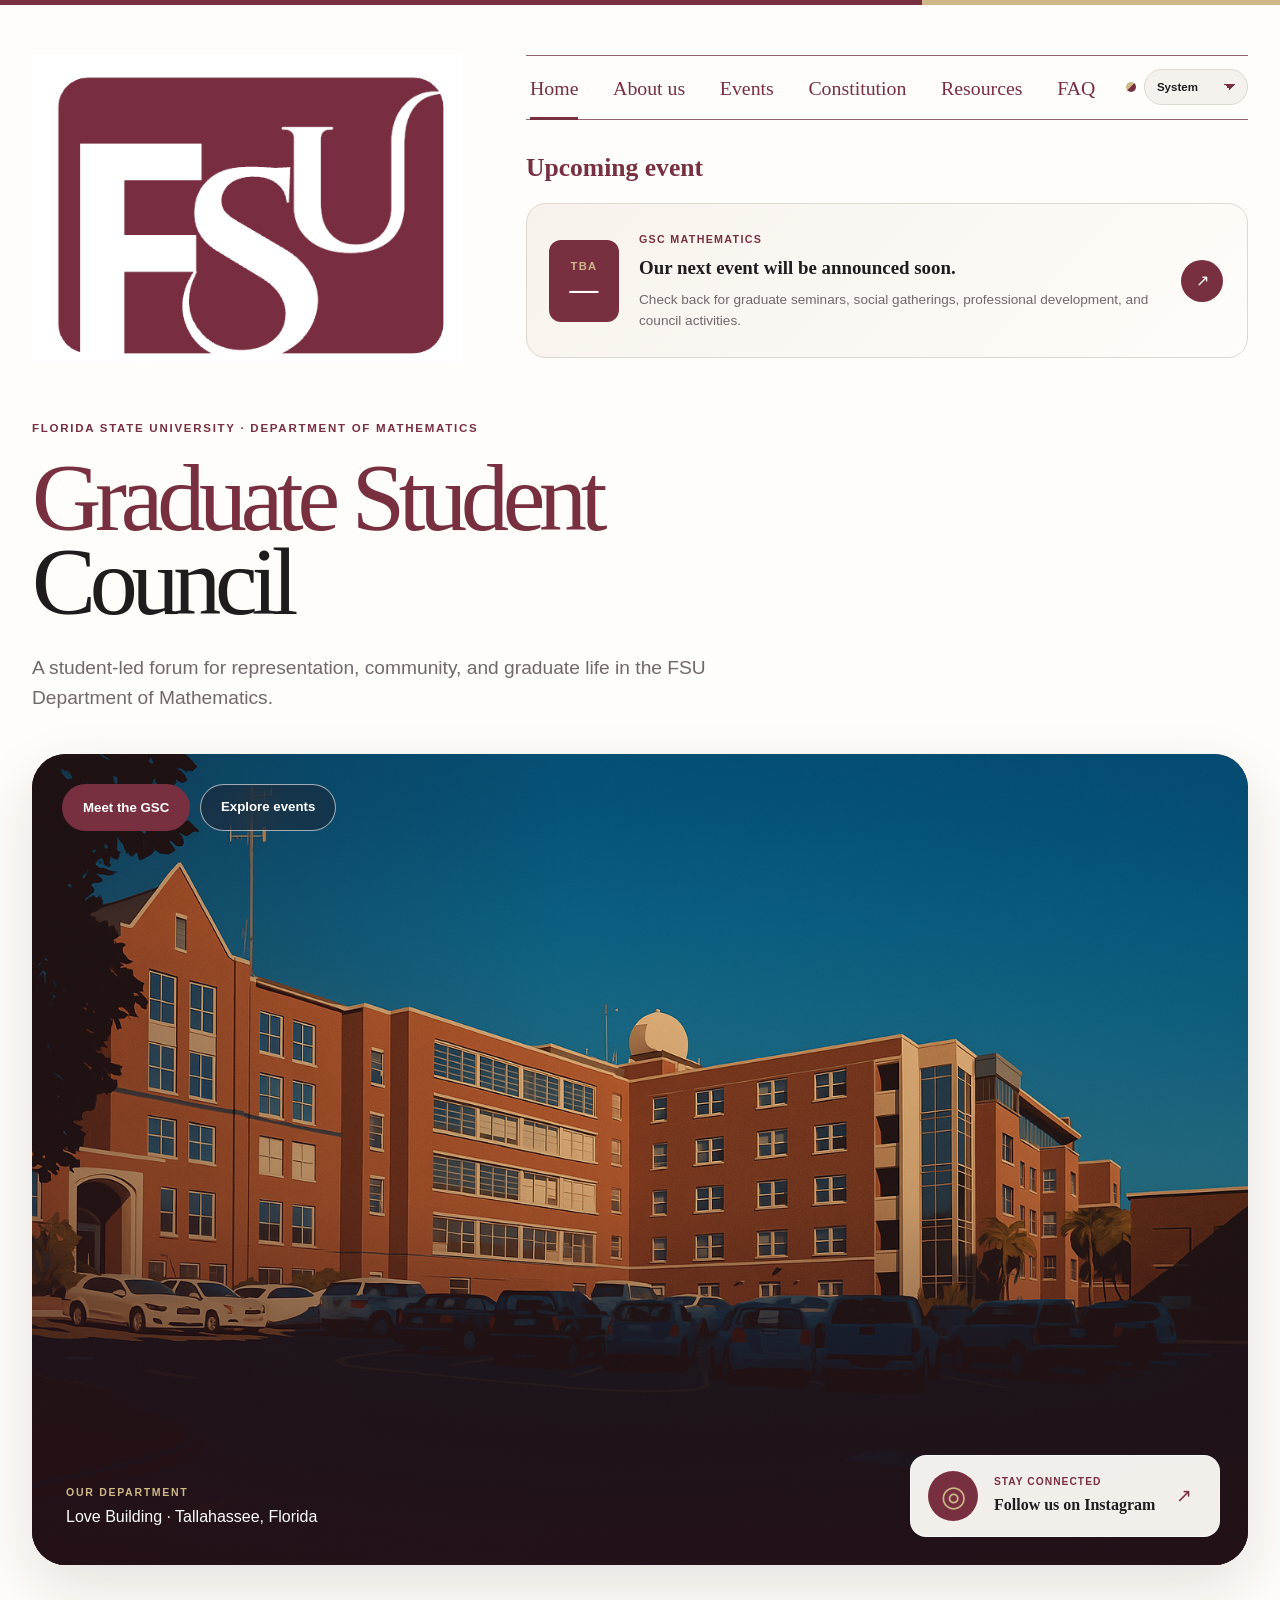
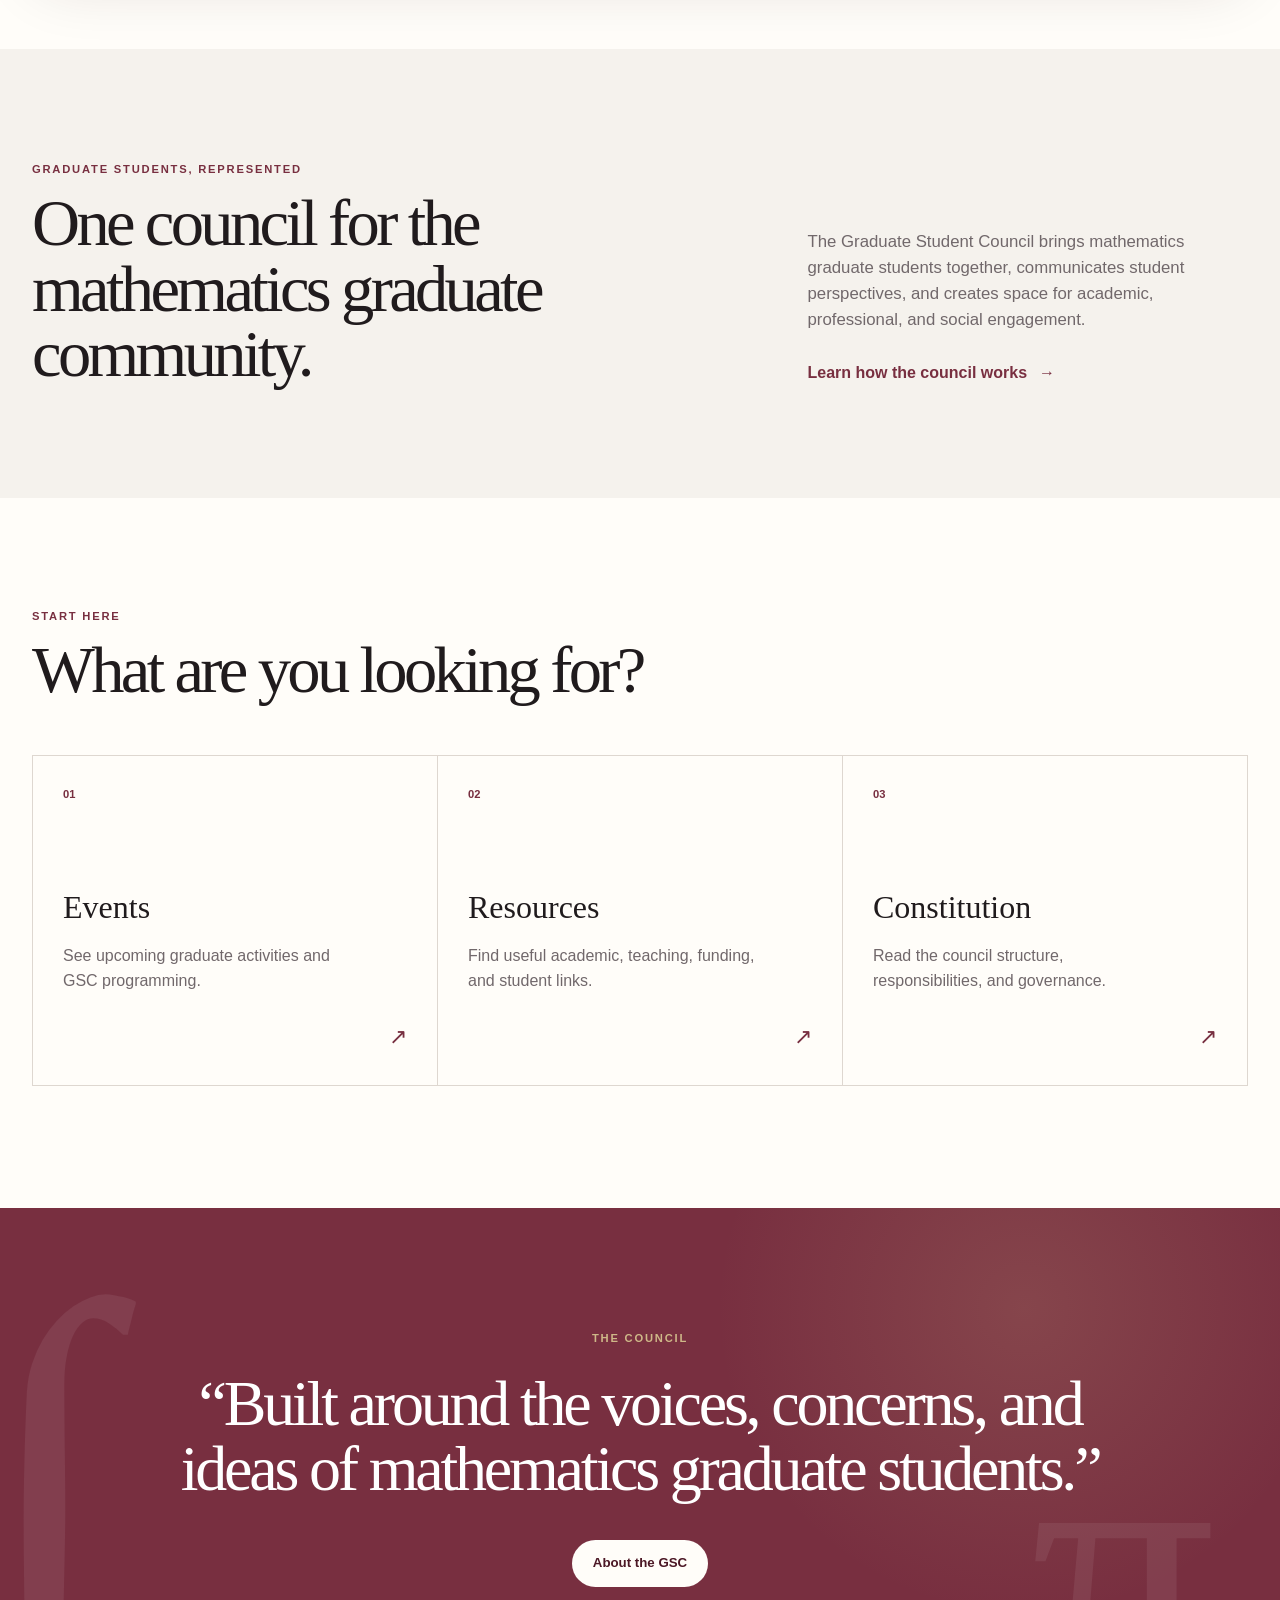
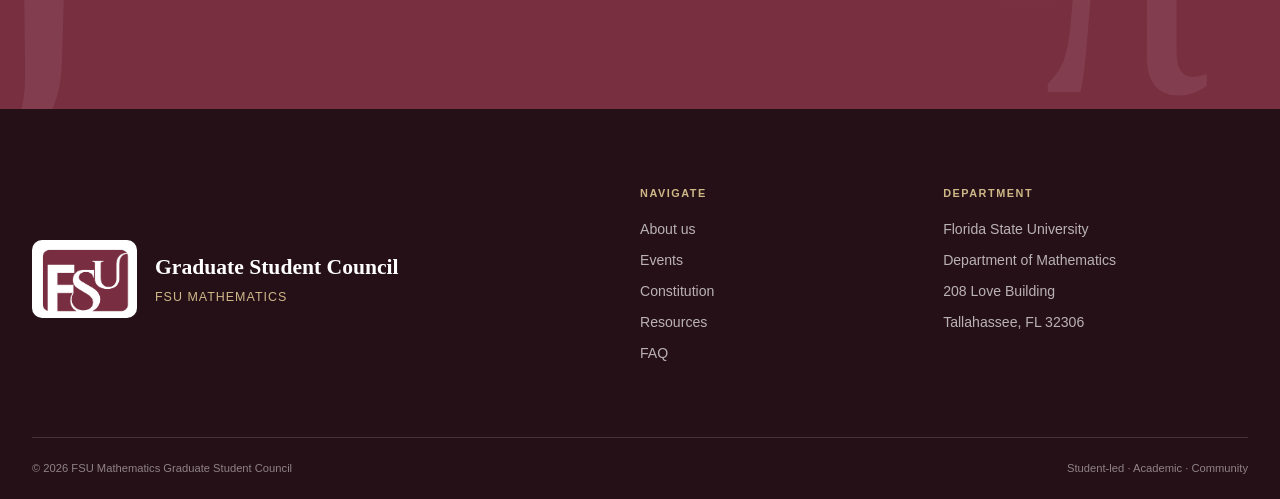
<file: index.html>
<!DOCTYPE html>
<html lang="en">
<head>
  <meta charset="UTF-8">
  <meta name="viewport" content="width=device-width, initial-scale=1.0">

  <script>
    (() => {
      try {
        const preference = localStorage.getItem("gsc-theme") || "system";
        const systemIsDark = window.matchMedia("(prefers-color-scheme: dark)").matches;
        const resolved = preference === "system"
          ? (systemIsDark ? "dark" : "light")
          : preference;

        document.documentElement.dataset.theme = resolved;
        document.documentElement.dataset.themePreference = preference;
        document.documentElement.style.colorScheme = resolved;
      } catch {
        document.documentElement.dataset.theme = "light";
        document.documentElement.dataset.themePreference = "system";
      }
    })();
  </script>

<meta
    name="description"
    content="Graduate Student Council of the Florida State University Department of Mathematics."
  >
  <meta name="theme-color" content="#782f40">

  <title>Graduate Student Council | FSU Mathematics</title>

  <link rel="icon" href="assets/gsc-logo.png">
  <link rel="stylesheet" href="styles.css">
</head>

<body>
  <a class="skip-link" href="#main-content">Skip to main content</a>

  <header class="site-header">
    <div class="top-rule" aria-hidden="true"></div>

    <div class="shell header-layout">
      <a class="identity" href="index.html" aria-label="FSU Mathematics Graduate Student Council home">
        <img
          src="assets/gsc-logo.png"
          alt="FSU Graduate Student Council mathematics logo"
          class="identity-logo"
        >
      </a>

      <div class="header-content">
        <nav class="main-nav" aria-label="Main navigation">
          <button
            class="nav-toggle"
            type="button"
            aria-expanded="false"
            aria-controls="nav-links"
          >
            <span class="nav-toggle-label">Menu</span>
            <span class="nav-toggle-lines" aria-hidden="true">
              <span></span>
              <span></span>
            </span>
          </button>

          <div class="nav-links" id="nav-links">
            <a class="active" href="index.html">Home</a>
            <a href="about.html">About us</a>
            <a href="events.html">Events</a>
            <a href="constitution.html">Constitution</a>
            <a href="resources.html">Resources</a>
            <a href="faq.html">FAQ</a>

            <div class="theme-control">
              <span class="theme-indicator" aria-hidden="true"></span>
              <label class="sr-only" for="theme-select">Website appearance</label>
              <select id="theme-select" aria-label="Website appearance">
                <option value="system">System</option>
                <option value="light">Light</option>
                <option value="dark">Dark</option>
              </select>
            </div>
          </div>
        </nav>

        <section class="upcoming" aria-labelledby="upcoming-title">
          <div class="upcoming-heading">
            <p class="section-kicker">Next on the calendar</p>
            <h2 id="upcoming-title">Upcoming event</h2>
          </div>

          <!-- EDIT HERE: Replace this card with the next real event. -->
          <article class="event-preview">
            <div class="event-date" aria-label="Date to be announced">
              <span>TBA</span>
              <strong>—</strong>
            </div>

            <div class="event-copy">
              <p class="event-type">GSC Mathematics</p>
              <h3>Our next event will be announced soon.</h3>
              <p>
                Check back for graduate seminars, social gatherings,
                professional development, and council activities.
              </p>
            </div>

            <a class="event-arrow" href="events.html" aria-label="View all events">
              <span aria-hidden="true">↗</span>
            </a>
          </article>
        </section>
      </div>
    </div>
  </header>

  <main id="main-content">
    <section class="hero shell">
      <div class="hero-title-block">
        <p class="eyebrow">Florida State University · Department of Mathematics</p>
        <h1>
          Graduate Student
          <span>Council</span>
        </h1>

        <p class="hero-intro">
          A student-led forum for representation, community, and graduate life
          in the FSU Department of Mathematics.
        </p>
      </div>

      <div class="hero-visual">
        <img
          src="assets/love-building.png"
          alt="Love Building at Florida State University"
          class="hero-image"
        >

        <div class="hero-overlay" aria-hidden="true"></div>

        <div class="hero-caption">
          <p class="hero-caption-label">Our department</p>
          <p>Love Building · Tallahassee, Florida</p>
        </div>

        <div class="hero-actions">
          <a class="button button-primary" href="about.html">Meet the GSC</a>
          <a class="button button-glass" href="events.html">Explore events</a>
        </div>

        <!-- EDIT HERE: Add your real Instagram URL. -->
        <a
          class="instagram-card"
          href="#"
          data-placeholder-link
          aria-label="Follow FSU Mathematics GSC on Instagram"
        >
          <span class="instagram-icon" aria-hidden="true">◎</span>
          <span>
            <small>Stay connected</small>
            <strong>Follow us on Instagram</strong>
          </span>
          <span class="instagram-arrow" aria-hidden="true">↗</span>
        </a>
      </div>
    </section>

    <section class="intro-section">
      <div class="shell intro-grid">
        <div>
          <p class="section-kicker">Graduate students, represented</p>
          <h2>One council for the mathematics graduate community.</h2>
        </div>

        <div class="intro-copy">
          <p>
            The Graduate Student Council brings mathematics graduate students
            together, communicates student perspectives, and creates space for
            academic, professional, and social engagement.
          </p>

          <a class="text-link" href="about.html">
            Learn how the council works <span aria-hidden="true">→</span>
          </a>
        </div>
      </div>
    </section>

    <section class="portal-section">
      <div class="shell">
        <div class="portal-heading">
          <p class="section-kicker">Start here</p>
          <h2>What are you looking for?</h2>
        </div>

        <div class="portal-grid">
          <a class="portal-card" href="events.html">
            <span class="portal-number">01</span>
            <div>
              <h3>Events</h3>
              <p>See upcoming graduate activities and GSC programming.</p>
            </div>
            <span class="portal-arrow" aria-hidden="true">↗</span>
          </a>

          <a class="portal-card" href="resources.html">
            <span class="portal-number">02</span>
            <div>
              <h3>Resources</h3>
              <p>Find useful academic, teaching, funding, and student links.</p>
            </div>
            <span class="portal-arrow" aria-hidden="true">↗</span>
          </a>

          <a class="portal-card" href="constitution.html">
            <span class="portal-number">03</span>
            <div>
              <h3>Constitution</h3>
              <p>Read the council structure, responsibilities, and governance.</p>
            </div>
            <span class="portal-arrow" aria-hidden="true">↗</span>
          </a>
        </div>
      </div>
    </section>

    <section class="statement-section">
      <div class="statement-math statement-math-one" aria-hidden="true">∫</div>
      <div class="statement-math statement-math-two" aria-hidden="true">π</div>

      <div class="shell statement-inner">
        <p class="section-kicker light">The council</p>

        <blockquote>
          “Built around the voices, concerns, and ideas of mathematics graduate students.”
        </blockquote>

        <a class="button button-light" href="about.html">About the GSC</a>
      </div>
    </section>
  </main>

  <footer class="site-footer">
    <div class="shell footer-grid">
      <div class="footer-brand">
        <img src="assets/gsc-logo.png" alt="" aria-hidden="true">
        <div>
          <strong>Graduate Student Council</strong>
          <span>FSU Mathematics</span>
        </div>
      </div>

      <div class="footer-nav">
        <p>Navigate</p>
        <a href="about.html">About us</a>
        <a href="events.html">Events</a>
        <a href="constitution.html">Constitution</a>
        <a href="resources.html">Resources</a>
        <a href="faq.html">FAQ</a>
      </div>

      <div class="footer-contact">
        <p>Department</p>
        <span>Florida State University</span>
        <span>Department of Mathematics</span>
        <span>208 Love Building</span>
        <span>Tallahassee, FL 32306</span>
      </div>
    </div>

    <div class="shell footer-bottom">
      <span>© <span id="year"></span> FSU Mathematics Graduate Student Council</span>
      <span>Student-led · Academic · Community</span>
    </div>
  </footer>

  <script src="script.js"></script>
</body>
</html>
</file>
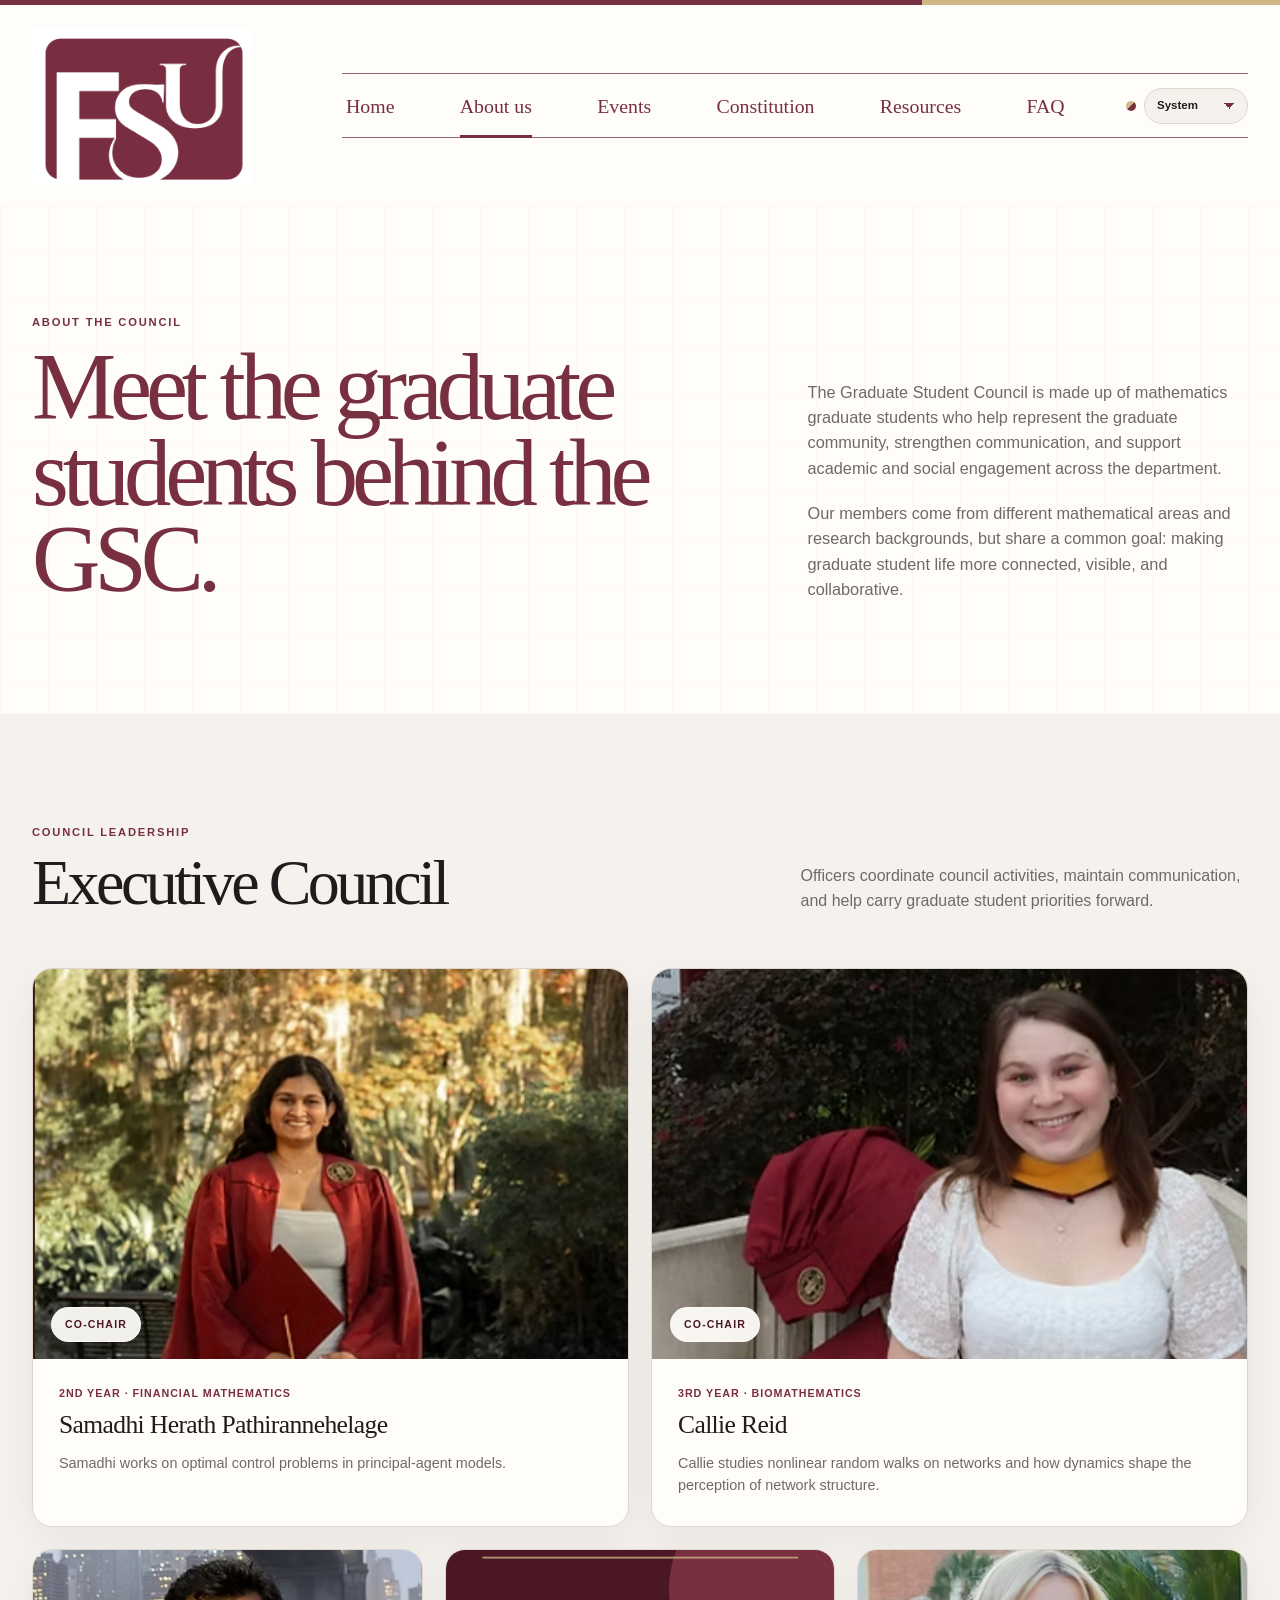
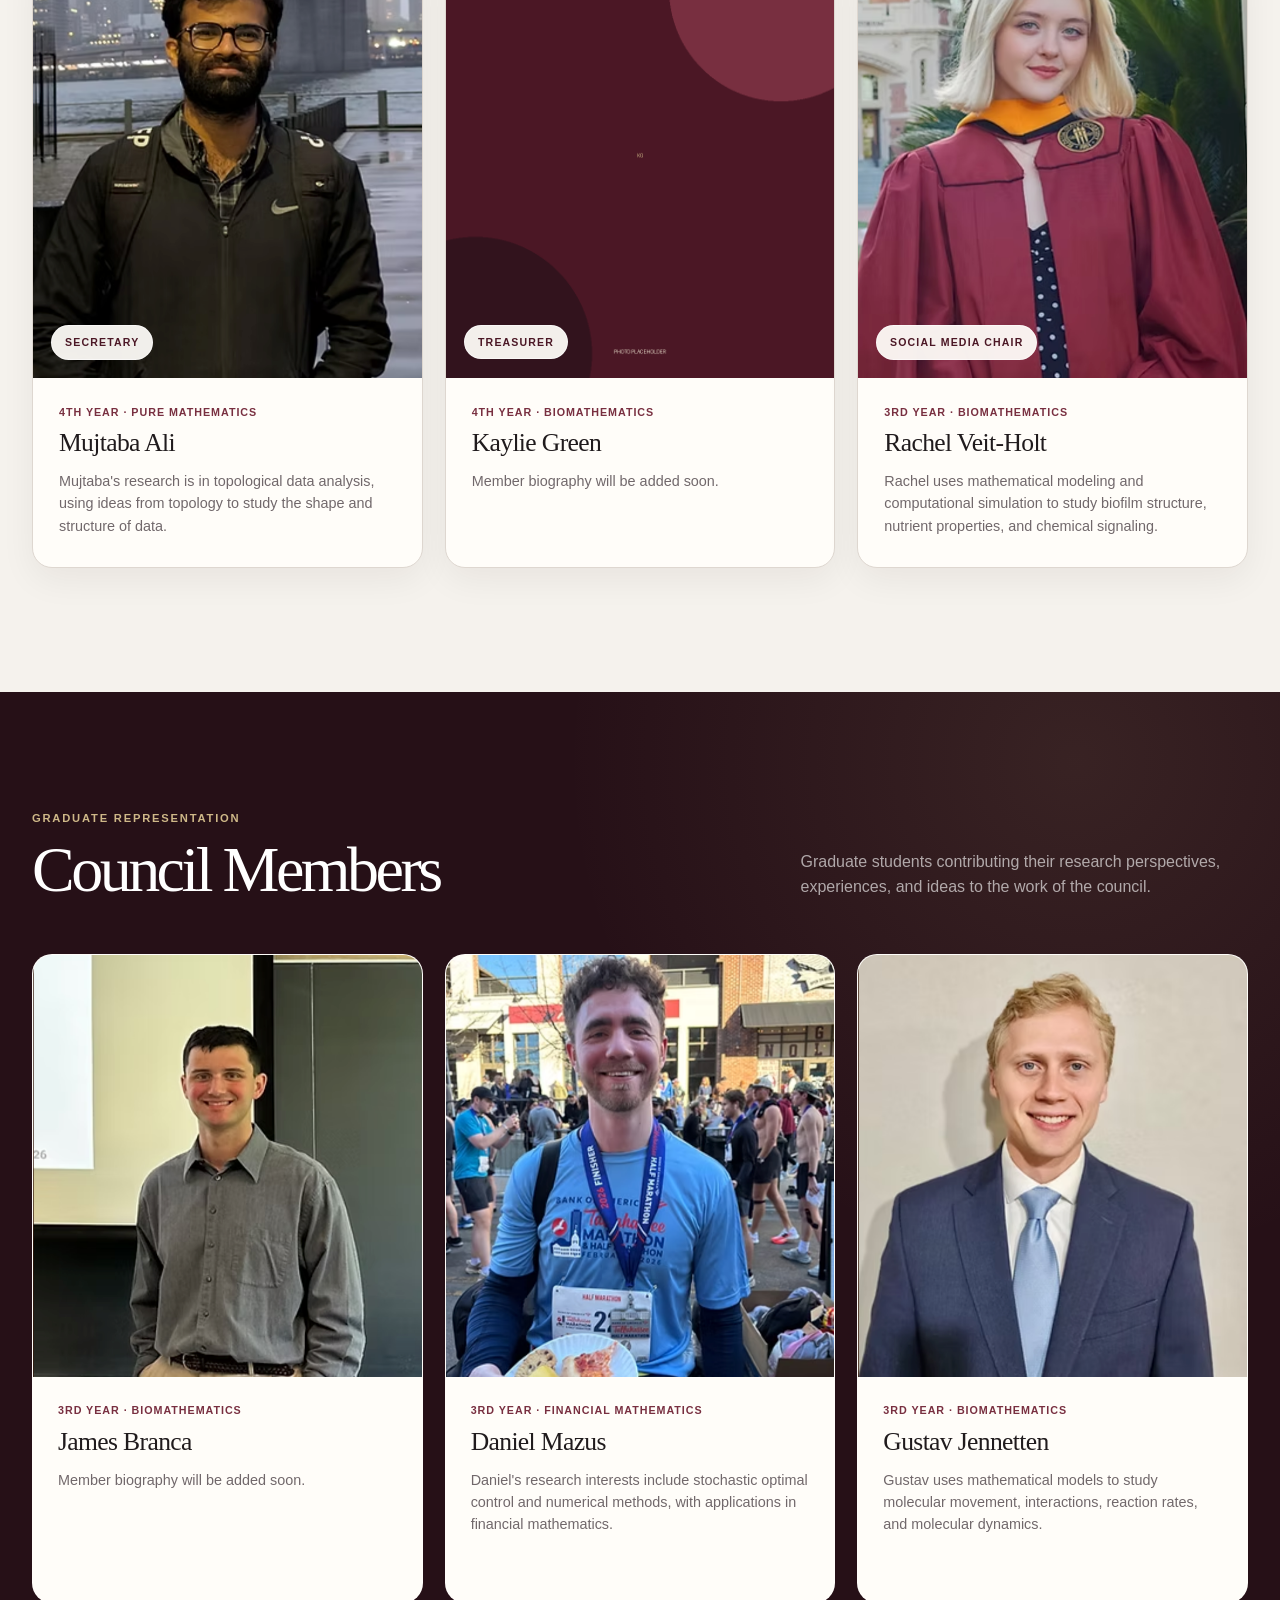
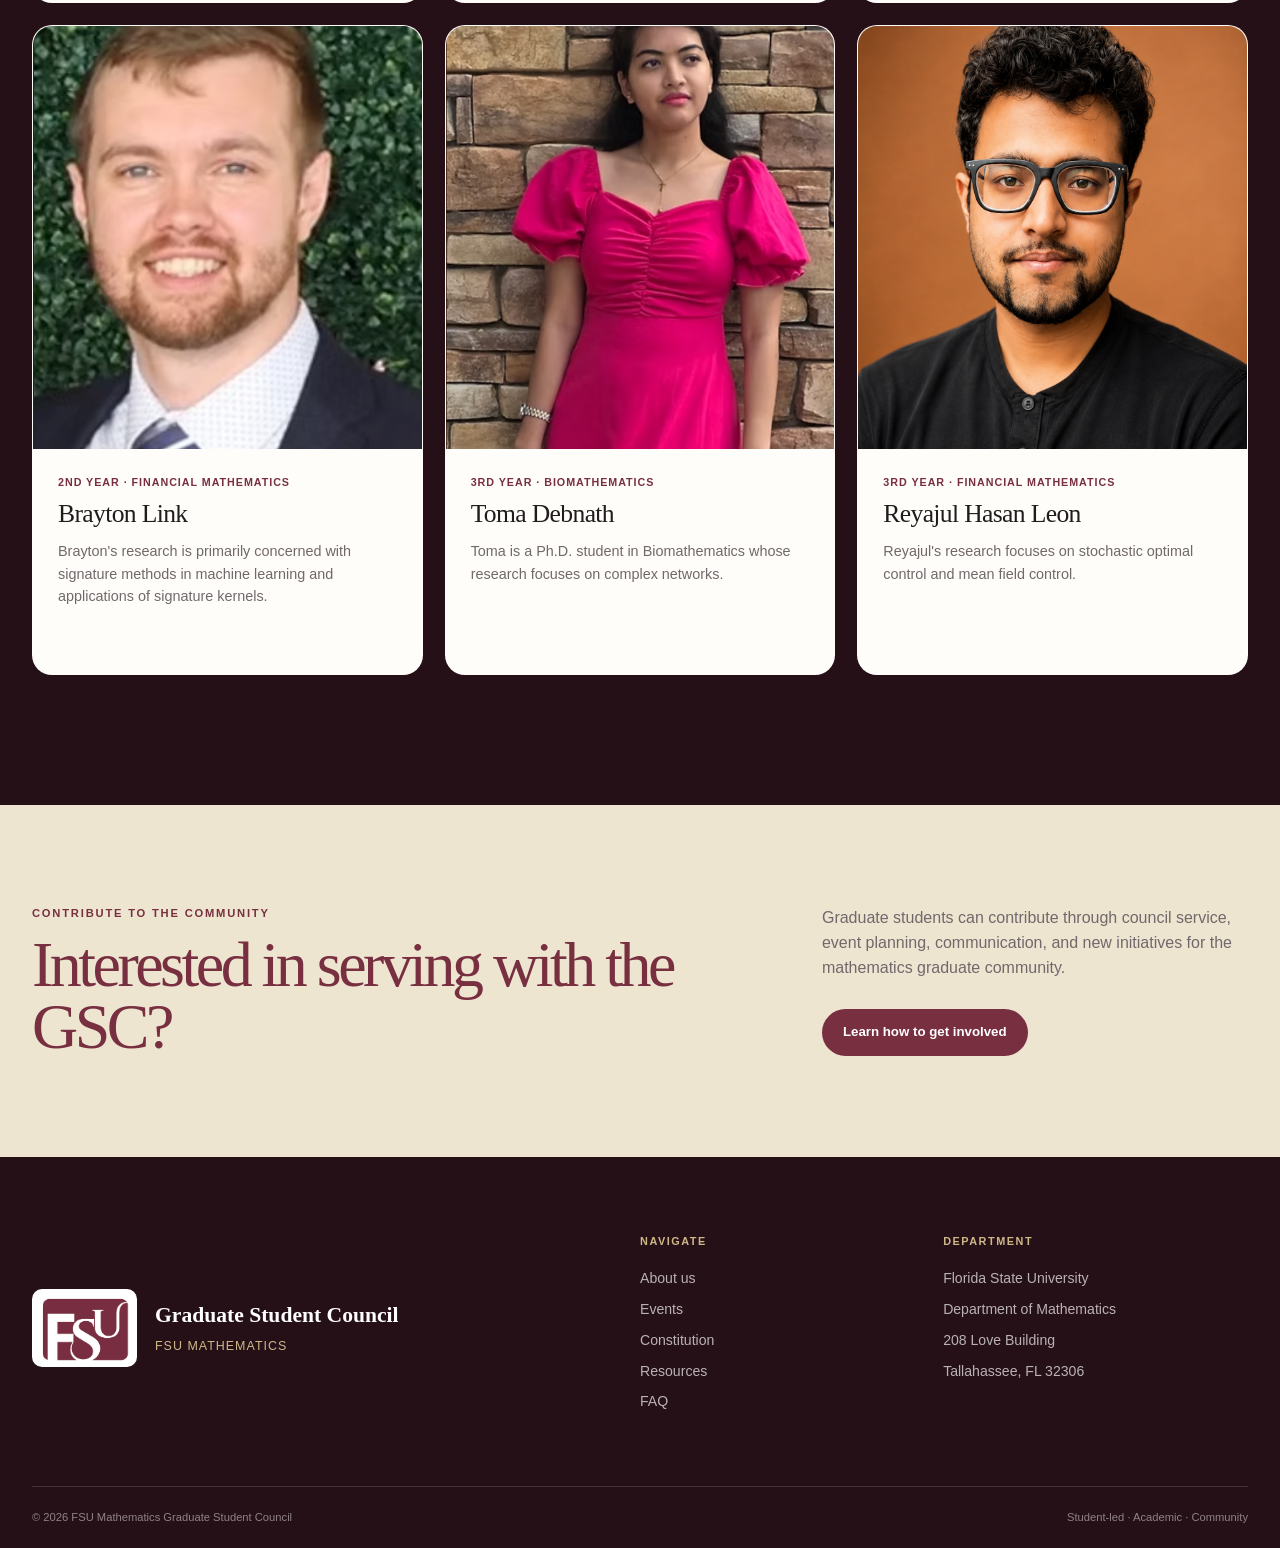
<file: about.html>
<!DOCTYPE html>
<html lang="en">
<head>
  <meta charset="UTF-8">
  <meta name="viewport" content="width=device-width, initial-scale=1.0">

  <script>
    (() => {
      try {
        const preference = localStorage.getItem("gsc-theme") || "system";
        const systemIsDark = window.matchMedia("(prefers-color-scheme: dark)").matches;
        const resolved = preference === "system"
          ? (systemIsDark ? "dark" : "light")
          : preference;

        document.documentElement.dataset.theme = resolved;
        document.documentElement.dataset.themePreference = preference;
        document.documentElement.style.colorScheme = resolved;
      } catch {
        document.documentElement.dataset.theme = "light";
        document.documentElement.dataset.themePreference = "system";
      }
    })();
  </script>

<meta
    name="description"
    content="Meet the members of the FSU Mathematics Graduate Student Council."
  >
  <meta name="theme-color" content="#782f40">

  <title>About Us | FSU Mathematics GSC</title>

  <link rel="icon" href="assets/gsc-logo.png">
  <link rel="stylesheet" href="styles.css">
</head>

<body>
  <a class="skip-link" href="#main-content">Skip to main content</a>

  <header class="site-header inner-page-header">
    <div class="top-rule" aria-hidden="true"></div>

    <div class="shell header-layout">
      <a
        class="identity"
        href="index.html"
        aria-label="FSU Mathematics Graduate Student Council home"
      >
        <img
          src="assets/gsc-logo.png"
          alt="FSU Graduate Student Council mathematics logo"
          class="identity-logo"
        >
      </a>

      <div class="header-content">
        <nav class="main-nav" aria-label="Main navigation">
          <button
            class="nav-toggle"
            type="button"
            aria-expanded="false"
            aria-controls="nav-links"
          >
            <span class="nav-toggle-label">Menu</span>
            <span class="nav-toggle-lines" aria-hidden="true">
              <span></span>
              <span></span>
            </span>
          </button>

          <div class="nav-links" id="nav-links">
            <a href="index.html">Home</a>
            <a class="active" href="about.html">About us</a>
            <a href="events.html">Events</a>
            <a href="constitution.html">Constitution</a>
            <a href="resources.html">Resources</a>
            <a href="faq.html">FAQ</a>

            <div class="theme-control">
              <span class="theme-indicator" aria-hidden="true"></span>
              <label class="sr-only" for="theme-select">Website appearance</label>
              <select id="theme-select" aria-label="Website appearance">
                <option value="system">System</option>
                <option value="light">Light</option>
                <option value="dark">Dark</option>
              </select>
            </div>
          </div>
        </nav>
      </div>
    </div>
  </header>

  <main id="main-content">
    <!-- =====================================================
         ABOUT PAGE INTRO
         ===================================================== -->
    <section class="members-hero">
      <div class="shell members-hero-grid">
        <div>
          <p class="section-kicker">About the council</p>
          <h1>Meet the graduate students behind the GSC.</h1>
        </div>

        <div class="members-hero-copy">
          <p>
            The Graduate Student Council is made up of mathematics graduate
            students who help represent the graduate community, strengthen
            communication, and support academic and social engagement across
            the department.
          </p>

          <p>
            Our members come from different mathematical areas and research
            backgrounds, but share a common goal: making graduate student life
            more connected, visible, and collaborative.
          </p>
        </div>
      </div>
    </section>

    <!-- =====================================================
         EXECUTIVE COUNCIL
         Replace a placeholder PNG with a real photo using the
         SAME filename. No HTML edit is required.
         ===================================================== -->
    <section class="leadership-section">
      <div class="shell">
        <div class="members-section-heading">
          <div>
            <p class="section-kicker">Council leadership</p>
            <h2>Executive Council</h2>
          </div>

          <p>
            Officers coordinate council activities, maintain communication,
            and help carry graduate student priorities forward.
          </p>
        </div>

        <div class="executive-grid">
          <article class="executive-card executive-card-featured">
            <div class="member-photo-wrap">
              <img
                src="assets/members/samadhi.png"
                alt="Portrait of Samadhi Herath Pathirannehelage"
                class="member-photo"
              >
              <span class="role-badge">Co-Chair</span>
            </div>

            <div class="executive-card-body">
              <p class="member-program">2nd Year · Financial Mathematics</p>
              <h3>Samadhi Herath Pathirannehelage</h3>
              <p>
                Samadhi works on optimal control problems in principal-agent
                models.
              </p>
            </div>
          </article>

          <article class="executive-card executive-card-featured">
            <div class="member-photo-wrap">
              <img
                src="assets/members/callie.png"
                alt="Portrait of Callie Reid"
                class="member-photo"
              >
              <span class="role-badge">Co-Chair</span>
            </div>

            <div class="executive-card-body">
              <p class="member-program">3rd Year · Biomathematics</p>
              <h3>Callie Reid</h3>
              <p>
                Callie studies nonlinear random walks on networks and how
                dynamics shape the perception of network structure.
              </p>
            </div>
          </article>

          <article class="executive-card">
            <div class="member-photo-wrap">
              <img
                src="assets/members/mujtaba.png"
                alt="Portrait of Mujtaba Ali"
                class="member-photo"
              >
              <span class="role-badge">Secretary</span>
            </div>

            <div class="executive-card-body">
              <p class="member-program">4th Year · Pure Mathematics</p>
              <h3>Mujtaba Ali</h3>
              <p>
                Mujtaba's research is in topological data analysis, using ideas
                from topology to study the shape and structure of data.
              </p>
            </div>
          </article>

          <article class="executive-card">
            <div class="member-photo-wrap">
              <img
                src="assets/members/kaylie.png"
                alt="Portrait of Kaylie Green"
                class="member-photo"
              >
              <span class="role-badge">Treasurer</span>
            </div>

            <div class="executive-card-body">
              <p class="member-program">4th Year · Biomathematics</p>
              <h3>Kaylie Green</h3>
              <p>
                Member biography will be added soon.
              </p>
            </div>
          </article>

          <article class="executive-card">
            <div class="member-photo-wrap">
              <img
                src="assets/members/rachel.png"
                alt="Portrait of Rachel Veit-Holt"
                class="member-photo"
              >
              <span class="role-badge">Social Media Chair</span>
            </div>

            <div class="executive-card-body">
              <p class="member-program">3rd Year · Biomathematics</p>
              <h3>Rachel Veit-Holt</h3>
              <p>
                Rachel uses mathematical modeling and computational simulation
                to study biofilm structure, nutrient properties, and chemical
                signaling.
              </p>
            </div>
          </article>
        </div>
      </div>
    </section>

    <!-- =====================================================
         COUNCIL MEMBERS
         ===================================================== -->
    <section class="council-members-section">
      <div class="shell">
        <div class="members-section-heading members-section-heading-light">
          <div>
            <p class="section-kicker light">Graduate representation</p>
            <h2>Council Members</h2>
          </div>

          <p>
            Graduate students contributing their research perspectives,
            experiences, and ideas to the work of the council.
          </p>
        </div>

        <div class="member-grid">
          <article class="member-card">
            <img
              src="assets/members/james.png"
              alt="Portrait of James Branca"
              class="member-card-photo"
            >

            <div class="member-card-content">
              <p class="member-program">3rd Year · Biomathematics</p>
              <h3>James Branca</h3>
              <p>Member biography will be added soon.</p>
            </div>
          </article>

          <article class="member-card">
            <img
              src="assets/members/daniel.png"
              alt="Portrait of Daniel Mazus"
              class="member-card-photo"
            >

            <div class="member-card-content">
              <p class="member-program">3rd Year · Financial Mathematics</p>
              <h3>Daniel Mazus</h3>
              <p>
                Daniel's research interests include stochastic optimal control
                and numerical methods, with applications in financial
                mathematics.
              </p>
            </div>
          </article>

          <article class="member-card">
            <img
              src="assets/members/gustav.png"
              alt="Portrait of Gustav Jennetten"
              class="member-card-photo"
            >

            <div class="member-card-content">
              <p class="member-program">3rd Year · Biomathematics</p>
              <h3>Gustav Jennetten</h3>
              <p>
                Gustav uses mathematical models to study molecular movement,
                interactions, reaction rates, and molecular dynamics.
              </p>
            </div>
          </article>

          <article class="member-card">
            <img
              src="assets/members/brayton.png"
              alt="Portrait of Brayton Link"
              class="member-card-photo"
            >

            <div class="member-card-content">
              <p class="member-program">2nd Year · Financial Mathematics</p>
              <h3>Brayton Link</h3>
              <p>
                Brayton's research is primarily concerned with signature
                methods in machine learning and applications of signature
                kernels.
              </p>
            </div>
          </article>

          <article class="member-card">
            <img
              src="assets/members/toma.png"
              alt="Portrait of Toma Debnath"
              class="member-card-photo"
            >

            <div class="member-card-content">
              <p class="member-program">3rd Year · Biomathematics</p>
              <h3>Toma Debnath</h3>
              <p>
                Toma is a Ph.D. student in Biomathematics whose research
                focuses on complex networks.
              </p>
            </div>
          </article>

          <article class="member-card">
            <img
              src="assets/members/reyajul.png"
              alt="Portrait of Reyajul Hasan Leon"
              class="member-card-photo"
            >

            <div class="member-card-content">
              <p class="member-program">3rd Year · Financial Mathematics</p>
              <h3>Reyajul Hasan Leon</h3>
              <p>
                Reyajul's research focuses on stochastic optimal control and
                mean field control.
              </p>
            </div>
          </article>
        </div>
      </div>
    </section>

    <!-- =====================================================
         JOIN / RECRUITMENT CTA
         ===================================================== -->
    <section class="members-cta">
      <div class="shell members-cta-grid">
        <div>
          <p class="section-kicker">Contribute to the community</p>
          <h2>Interested in serving with the GSC?</h2>
        </div>

        <div>
          <p>
            Graduate students can contribute through council service,
            event planning, communication, and new initiatives for the
            mathematics graduate community.
          </p>

          <a class="button button-primary" href="faq.html">
            Learn how to get involved
          </a>
        </div>
      </div>
    </section>
  </main>

  <footer class="site-footer">
    <div class="shell footer-grid">
      <div class="footer-brand">
        <img src="assets/gsc-logo.png" alt="" aria-hidden="true">

        <div>
          <strong>Graduate Student Council</strong>
          <span>FSU Mathematics</span>
        </div>
      </div>

      <div class="footer-nav">
        <p>Navigate</p>
        <a href="about.html">About us</a>
        <a href="events.html">Events</a>
        <a href="constitution.html">Constitution</a>
        <a href="resources.html">Resources</a>
        <a href="faq.html">FAQ</a>
      </div>

      <div class="footer-contact">
        <p>Department</p>
        <span>Florida State University</span>
        <span>Department of Mathematics</span>
        <span>208 Love Building</span>
        <span>Tallahassee, FL 32306</span>
      </div>
    </div>

    <div class="shell footer-bottom">
      <span>
        © <span id="year"></span> FSU Mathematics Graduate Student Council
      </span>
      <span>Student-led · Academic · Community</span>
    </div>
  </footer>

  <script src="script.js"></script>
</body>
</html>
</file>
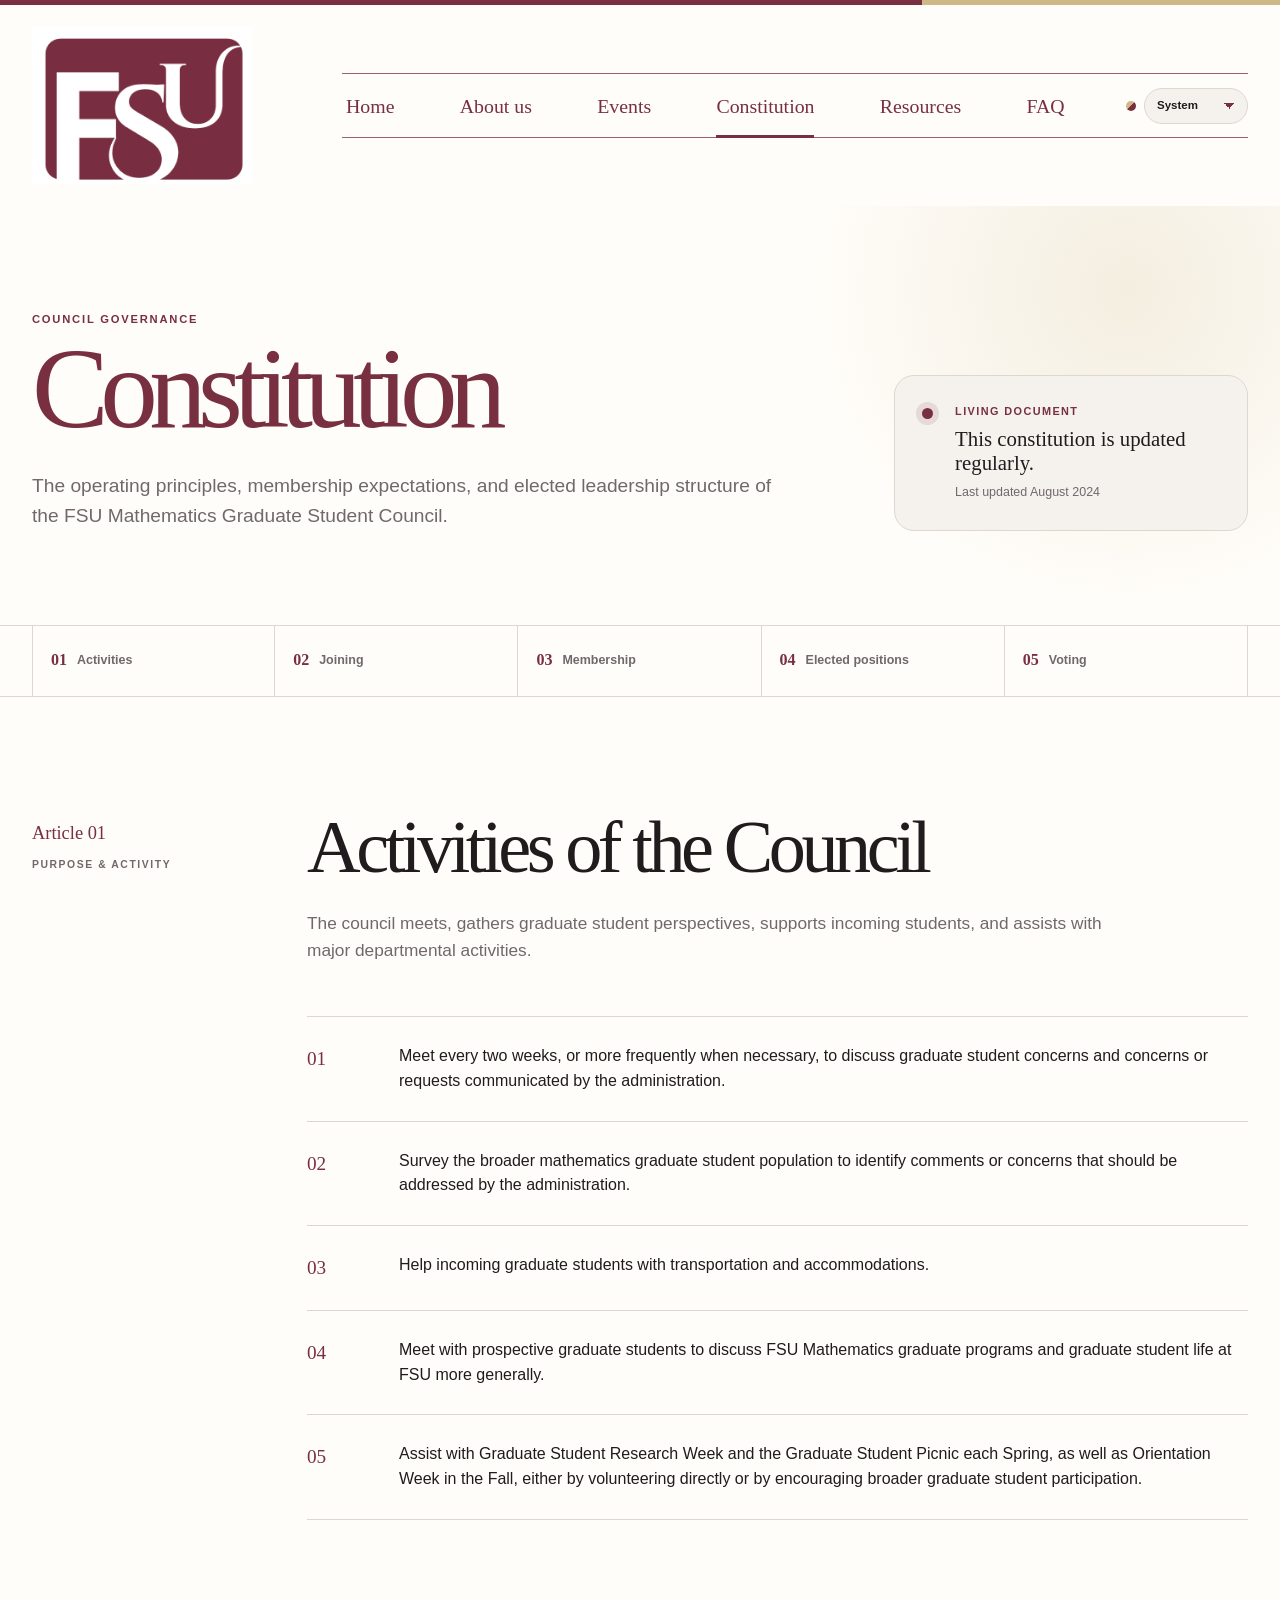
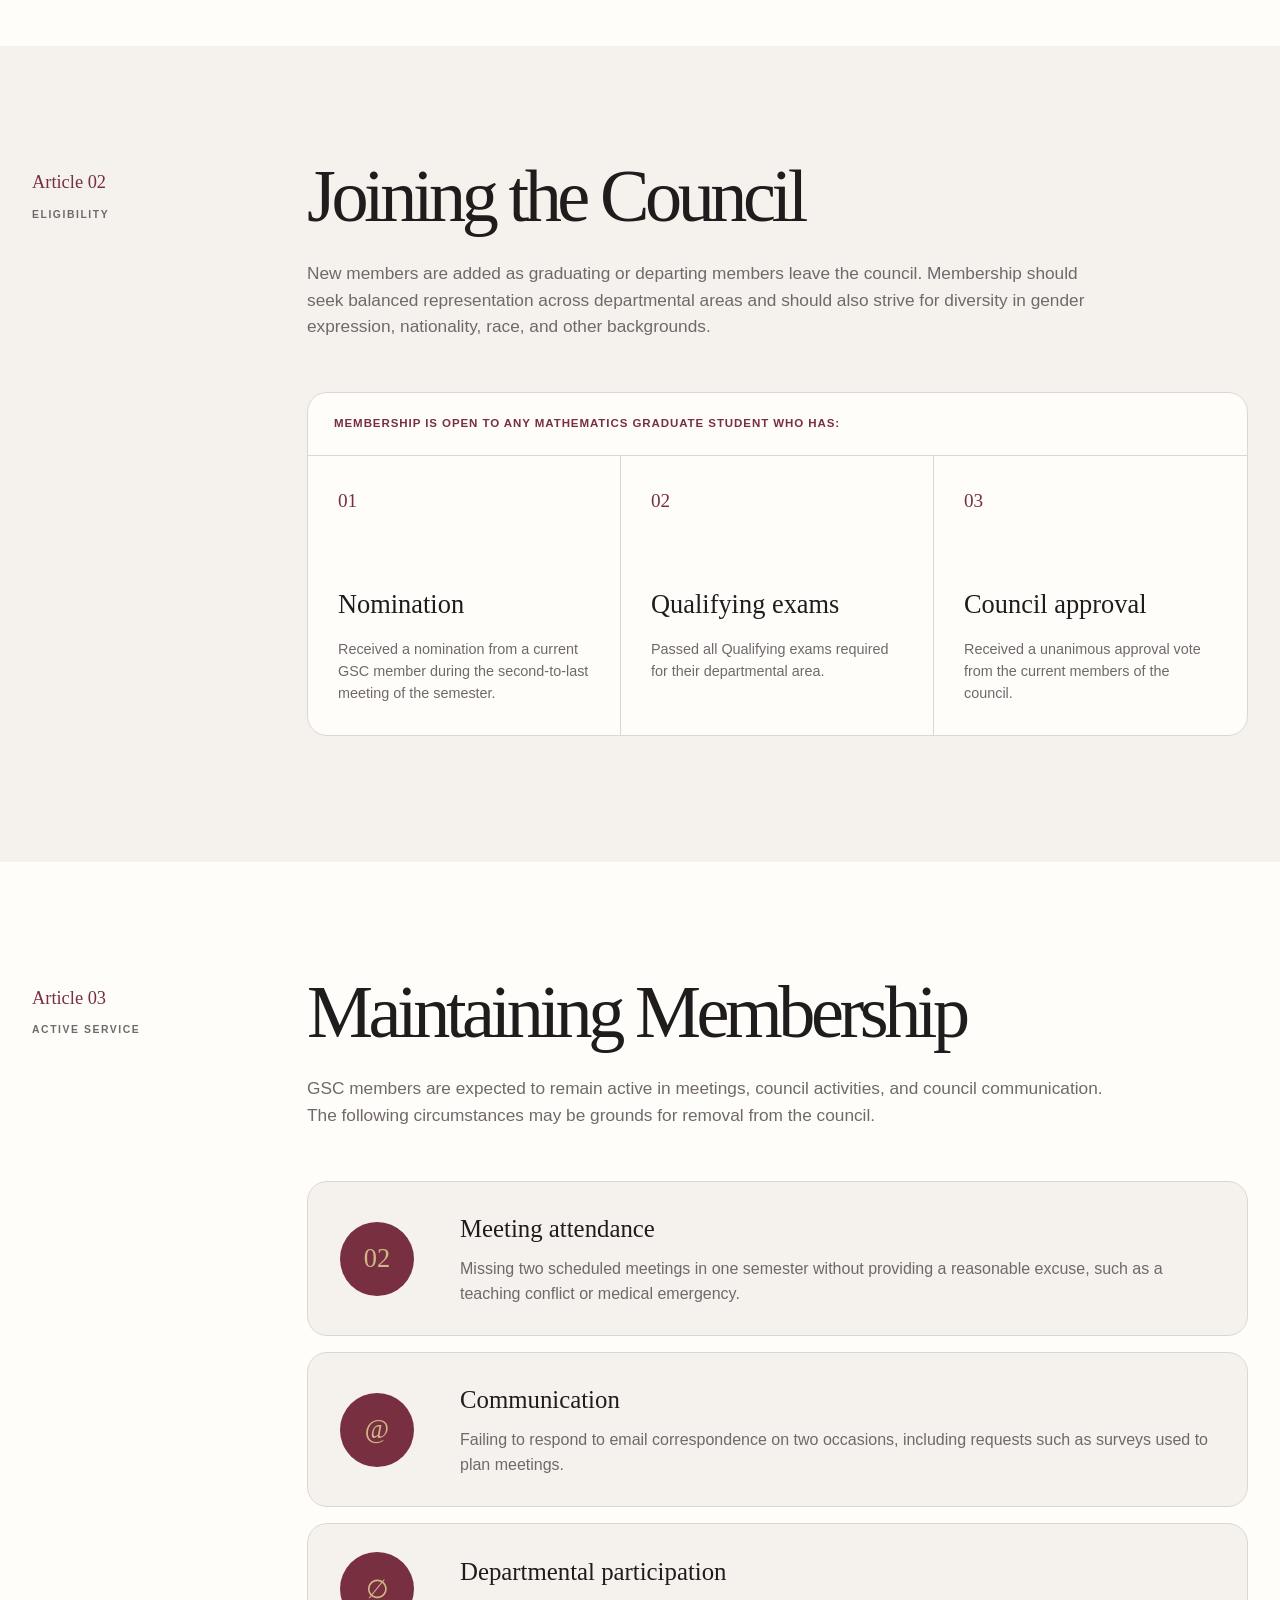
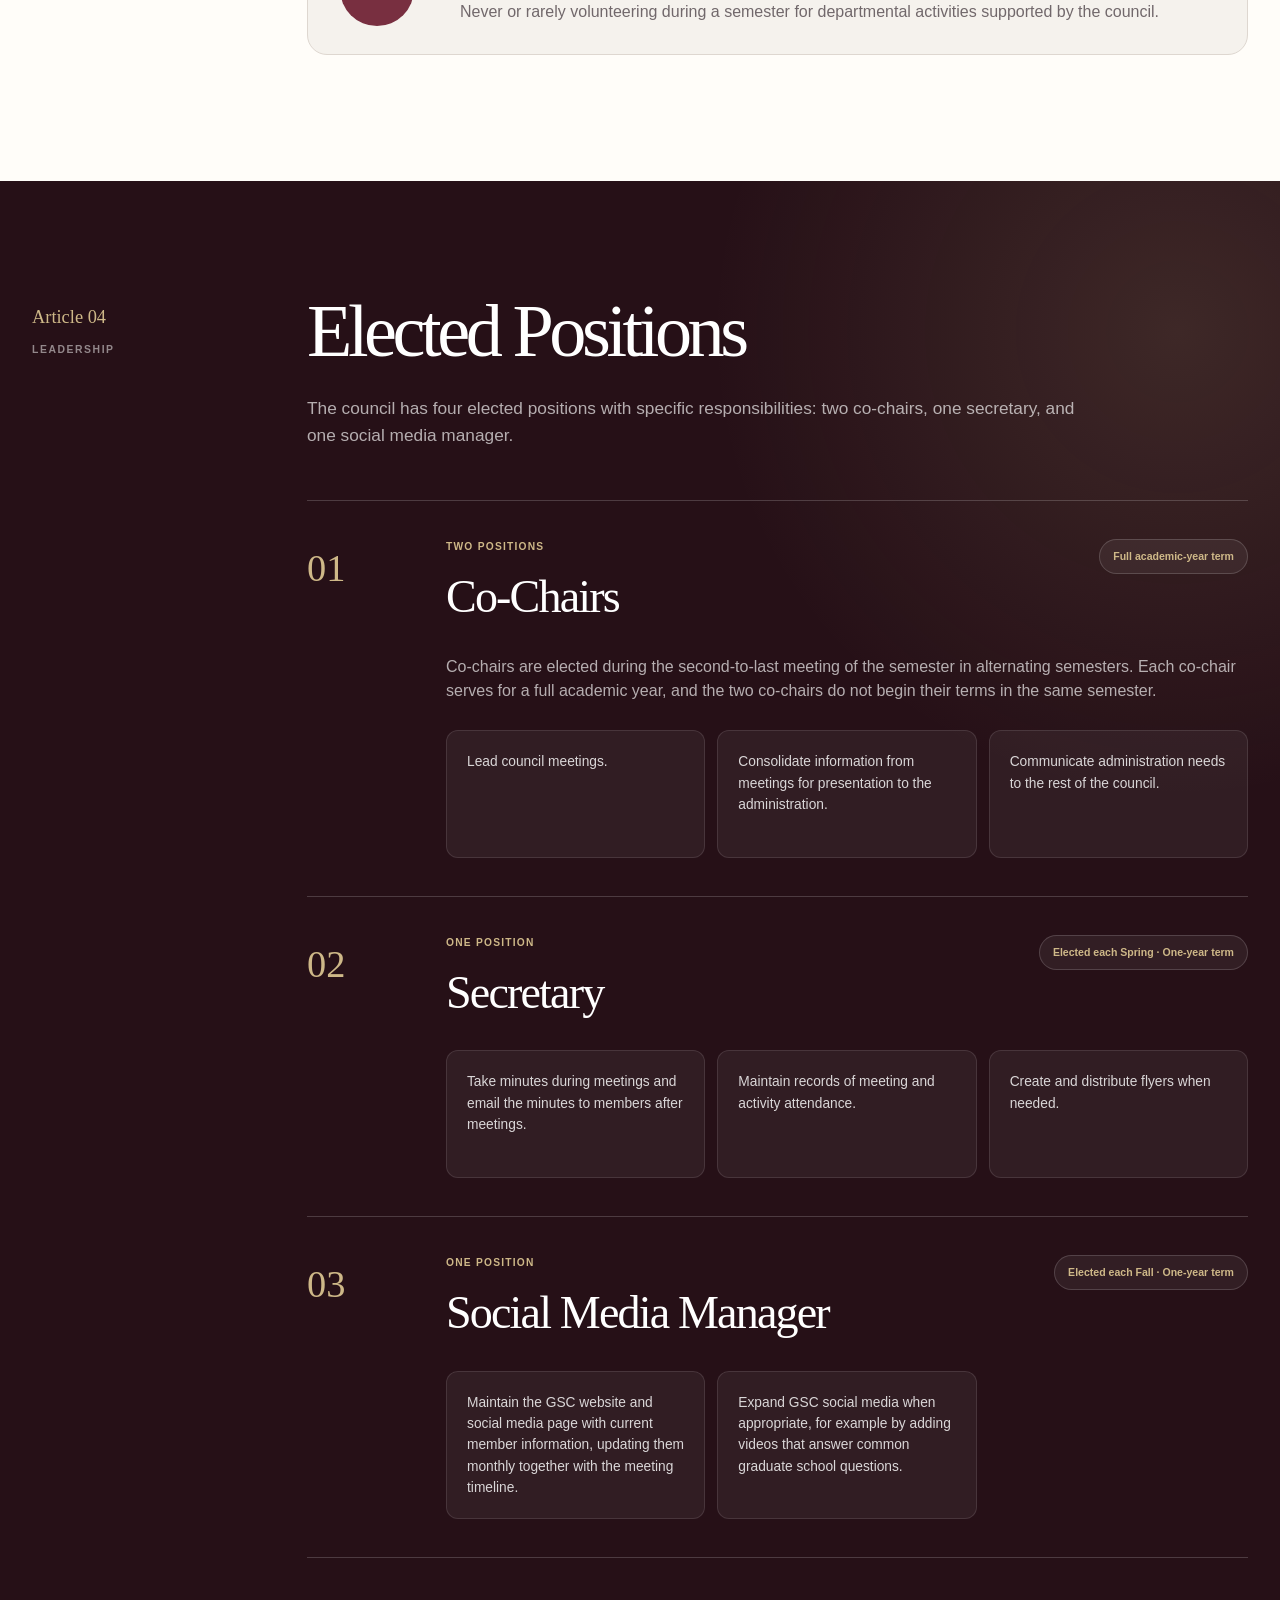
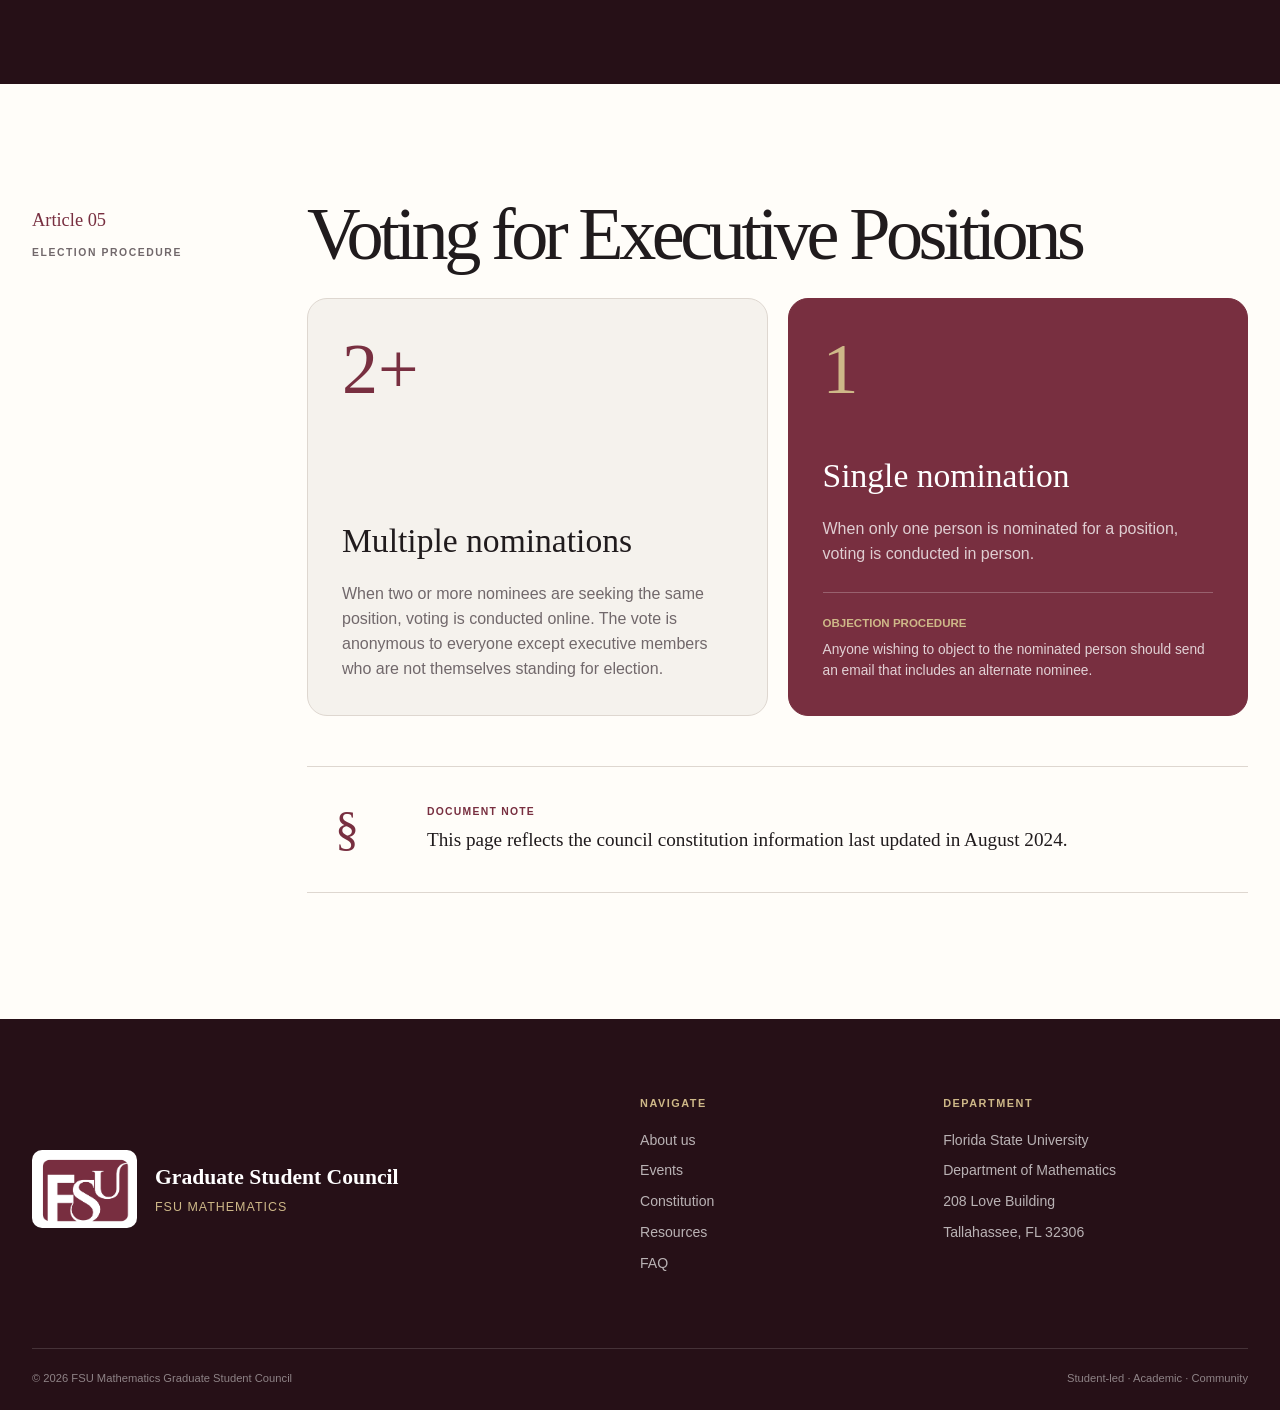
<file: constitution.html>
<!DOCTYPE html>
<html lang="en">
<head>
  <meta charset="UTF-8">
  <meta name="viewport" content="width=device-width, initial-scale=1.0">

  <script>
    (() => {
      try {
        const preference = localStorage.getItem("gsc-theme") || "system";
        const systemIsDark = window.matchMedia("(prefers-color-scheme: dark)").matches;
        const resolved = preference === "system"
          ? (systemIsDark ? "dark" : "light")
          : preference;

        document.documentElement.dataset.theme = resolved;
        document.documentElement.dataset.themePreference = preference;
        document.documentElement.style.colorScheme = resolved;
      } catch {
        document.documentElement.dataset.theme = "light";
        document.documentElement.dataset.themePreference = "system";
      }
    })();
  </script>

<meta
    name="description"
    content="Constitution and governance information for the FSU Mathematics Graduate Student Council."
  >
  <meta name="theme-color" content="#782f40">

  <title>Constitution | FSU Mathematics GSC</title>

  <link rel="icon" href="assets/gsc-logo.png">
  <link rel="stylesheet" href="styles.css">
</head>

<body>
  <a class="skip-link" href="#main-content">Skip to main content</a>

  <header class="site-header inner-page-header">
    <div class="top-rule" aria-hidden="true"></div>

    <div class="shell header-layout">
      <a
        class="identity"
        href="index.html"
        aria-label="FSU Mathematics Graduate Student Council home"
      >
        <img
          src="assets/gsc-logo.png"
          alt="FSU Graduate Student Council mathematics logo"
          class="identity-logo"
        >
      </a>

      <div class="header-content">
        <nav class="main-nav" aria-label="Main navigation">
          <button
            class="nav-toggle"
            type="button"
            aria-expanded="false"
            aria-controls="nav-links"
          >
            <span class="nav-toggle-label">Menu</span>

            <span class="nav-toggle-lines" aria-hidden="true">
              <span></span>
              <span></span>
            </span>
          </button>

          <div class="nav-links" id="nav-links">
            <a href="index.html">Home</a>
            <a href="about.html">About us</a>
            <a href="events.html">Events</a>
            <a class="active" href="constitution.html">Constitution</a>
            <a href="resources.html">Resources</a>
            <a href="faq.html">FAQ</a>

            <div class="theme-control">
              <span class="theme-indicator" aria-hidden="true"></span>

              <label class="sr-only" for="theme-select">
                Website appearance
              </label>

              <select id="theme-select" aria-label="Website appearance">
                <option value="system">System</option>
                <option value="light">Light</option>
                <option value="dark">Dark</option>
              </select>
            </div>
          </div>
        </nav>
      </div>
    </div>
  </header>

  <main id="main-content">
    <!-- =====================================================
         CONSTITUTION HERO
         ===================================================== -->
    <section class="constitution-hero">
      <div class="shell constitution-hero-grid">
        <div>
          <p class="section-kicker">Council governance</p>

          <h1>Constitution</h1>

          <p class="constitution-deck">
            The operating principles, membership expectations, and elected
            leadership structure of the FSU Mathematics Graduate Student Council.
          </p>
        </div>

        <aside class="constitution-status" aria-label="Document status">
          <span class="status-dot" aria-hidden="true"></span>

          <div>
            <p>Living document</p>

            <strong>
              This constitution is updated regularly.
            </strong>

            <span>Last updated August 2024</span>
          </div>
        </aside>
      </div>
    </section>

    <!-- =====================================================
         LOCAL CONSTITUTION NAVIGATION
         ===================================================== -->
    <section class="constitution-nav-section" aria-label="Constitution sections">
      <div class="shell">
        <nav class="constitution-nav">
          <a href="#activities">
            <span>01</span>
            Activities
          </a>

          <a href="#joining">
            <span>02</span>
            Joining
          </a>

          <a href="#maintaining">
            <span>03</span>
            Membership
          </a>

          <a href="#positions">
            <span>04</span>
            Elected positions
          </a>

          <a href="#voting">
            <span>05</span>
            Voting
          </a>
        </nav>
      </div>
    </section>

    <!-- =====================================================
         ARTICLE I
         ===================================================== -->
    <section class="constitution-article" id="activities">
      <div class="shell constitution-article-grid">
        <header class="article-label">
          <span>Article 01</span>
          <p>Purpose &amp; activity</p>
        </header>

        <div class="article-content">
          <h2>Activities of the Council</h2>

          <p class="article-intro">
            The council meets, gathers graduate student perspectives, supports
            incoming students, and assists with major departmental activities.
          </p>

          <ol class="constitution-list constitution-list-numbered">
            <li>
              <span class="list-index">01</span>

              <p>
                Meet every two weeks, or more frequently when necessary, to
                discuss graduate student concerns and concerns or requests
                communicated by the administration.
              </p>
            </li>

            <li>
              <span class="list-index">02</span>

              <p>
                Survey the broader mathematics graduate student population to
                identify comments or concerns that should be addressed by the
                administration.
              </p>
            </li>

            <li>
              <span class="list-index">03</span>

              <p>
                Help incoming graduate students with transportation and
                accommodations.
              </p>
            </li>

            <li>
              <span class="list-index">04</span>

              <p>
                Meet with prospective graduate students to discuss FSU
                Mathematics graduate programs and graduate student life at FSU
                more generally.
              </p>
            </li>

            <li>
              <span class="list-index">05</span>

              <p>
                Assist with Graduate Student Research Week and the Graduate
                Student Picnic each Spring, as well as Orientation Week in the
                Fall, either by volunteering directly or by encouraging broader
                graduate student participation.
              </p>
            </li>
          </ol>
        </div>
      </div>
    </section>

    <!-- =====================================================
         ARTICLE II
         ===================================================== -->
    <section class="constitution-article constitution-article-alt" id="joining">
      <div class="shell constitution-article-grid">
        <header class="article-label">
          <span>Article 02</span>
          <p>Eligibility</p>
        </header>

        <div class="article-content">
          <h2>Joining the Council</h2>

          <p class="article-intro">
            New members are added as graduating or departing members leave the
            council. Membership should seek balanced representation across
            departmental areas and should also strive for diversity in gender
            expression, nationality, race, and other backgrounds.
          </p>

          <div class="eligibility-panel">
            <p class="panel-kicker">
              Membership is open to any Mathematics graduate student who has:
            </p>

            <div class="eligibility-grid">
              <article>
                <span>01</span>
                <h3>Nomination</h3>
                <p>
                  Received a nomination from a current GSC member during the
                  second-to-last meeting of the semester.
                </p>
              </article>

              <article>
                <span>02</span>
                <h3>Qualifying exams</h3>
                <p>
                  Passed all Qualifying exams required for their departmental
                  area.
                </p>
              </article>

              <article>
                <span>03</span>
                <h3>Council approval</h3>
                <p>
                  Received a unanimous approval vote from the current members
                  of the council.
                </p>
              </article>
            </div>
          </div>
        </div>
      </div>
    </section>

    <!-- =====================================================
         ARTICLE III
         ===================================================== -->
    <section class="constitution-article" id="maintaining">
      <div class="shell constitution-article-grid">
        <header class="article-label">
          <span>Article 03</span>
          <p>Active service</p>
        </header>

        <div class="article-content">
          <h2>Maintaining Membership</h2>

          <p class="article-intro">
            GSC members are expected to remain active in meetings, council
            activities, and council communication. The following circumstances
            may be grounds for removal from the council.
          </p>

          <div class="membership-expectations">
            <article class="expectation-card">
              <span class="expectation-symbol" aria-hidden="true">02</span>

              <div>
                <h3>Meeting attendance</h3>

                <p>
                  Missing two scheduled meetings in one semester without
                  providing a reasonable excuse, such as a teaching conflict or
                  medical emergency.
                </p>
              </div>
            </article>

            <article class="expectation-card">
              <span class="expectation-symbol" aria-hidden="true">@</span>

              <div>
                <h3>Communication</h3>

                <p>
                  Failing to respond to email correspondence on two occasions,
                  including requests such as surveys used to plan meetings.
                </p>
              </div>
            </article>

            <article class="expectation-card">
              <span class="expectation-symbol" aria-hidden="true">∅</span>

              <div>
                <h3>Departmental participation</h3>

                <p>
                  Never or rarely volunteering during a semester for
                  departmental activities supported by the council.
                </p>
              </div>
            </article>
          </div>
        </div>
      </div>
    </section>

    <!-- =====================================================
         ARTICLE IV
         ===================================================== -->
    <section class="constitution-article constitution-positions" id="positions">
      <div class="shell constitution-article-grid">
        <header class="article-label article-label-light">
          <span>Article 04</span>
          <p>Leadership</p>
        </header>

        <div class="article-content article-content-light">
          <h2>Elected Positions</h2>

          <p class="article-intro">
            The council has four elected positions with specific
            responsibilities: two co-chairs, one secretary, and one social
            media manager.
          </p>

          <div class="position-stack">
            <article class="position-card">
              <div class="position-number">01</div>

              <div class="position-main">
                <div class="position-heading">
                  <div>
                    <p>Two positions</p>
                    <h3>Co-Chairs</h3>
                  </div>

                  <span>Full academic-year term</span>
                </div>

                <p class="position-term">
                  Co-chairs are elected during the second-to-last meeting of the
                  semester in alternating semesters. Each co-chair serves for a
                  full academic year, and the two co-chairs do not begin their
                  terms in the same semester.
                </p>

                <ul class="position-duties">
                  <li>Lead council meetings.</li>

                  <li>
                    Consolidate information from meetings for presentation to
                    the administration.
                  </li>

                  <li>
                    Communicate administration needs to the rest of the council.
                  </li>
                </ul>
              </div>
            </article>

            <article class="position-card">
              <div class="position-number">02</div>

              <div class="position-main">
                <div class="position-heading">
                  <div>
                    <p>One position</p>
                    <h3>Secretary</h3>
                  </div>

                  <span>Elected each Spring · One-year term</span>
                </div>

                <ul class="position-duties">
                  <li>
                    Take minutes during meetings and email the minutes to
                    members after meetings.
                  </li>

                  <li>
                    Maintain records of meeting and activity attendance.
                  </li>

                  <li>
                    Create and distribute flyers when needed.
                  </li>
                </ul>
              </div>
            </article>

            <article class="position-card">
              <div class="position-number">03</div>

              <div class="position-main">
                <div class="position-heading">
                  <div>
                    <p>One position</p>
                    <h3>Social Media Manager</h3>
                  </div>

                  <span>Elected each Fall · One-year term</span>
                </div>

                <ul class="position-duties">
                  <li>
                    Maintain the GSC website and social media page with current
                    member information, updating them monthly together with the
                    meeting timeline.
                  </li>

                  <li>
                    Expand GSC social media when appropriate, for example by
                    adding videos that answer common graduate school questions.
                  </li>
                </ul>
              </div>
            </article>
          </div>
        </div>
      </div>
    </section>

    <!-- =====================================================
         ARTICLE V
         ===================================================== -->
    <section class="constitution-article constitution-voting" id="voting">
      <div class="shell constitution-article-grid">
        <header class="article-label">
          <span>Article 05</span>
          <p>Election procedure</p>
        </header>

        <div class="article-content">
          <h2>Voting for Executive Positions</h2>

          <div class="voting-grid">
            <article class="voting-card">
              <span class="voting-count">2+</span>

              <h3>Multiple nominations</h3>

              <p>
                When two or more nominees are seeking the same position, voting
                is conducted online. The vote is anonymous to everyone except
                executive members who are not themselves standing for election.
              </p>
            </article>

            <article class="voting-card voting-card-accent">
              <span class="voting-count">1</span>

              <h3>Single nomination</h3>

              <p>
                When only one person is nominated for a position, voting is
                conducted in person.
              </p>

              <div class="objection-note">
                <strong>Objection procedure</strong>

                <p>
                  Anyone wishing to object to the nominated person should send
                  an email that includes an alternate nominee.
                </p>
              </div>
            </article>
          </div>

          <div class="constitution-endnote">
            <span aria-hidden="true">§</span>

            <div>
              <p>Document note</p>

              <strong>
                This page reflects the council constitution information last
                updated in August 2024.
              </strong>
            </div>
          </div>
        </div>
      </div>
    </section>
  </main>

  <footer class="site-footer">
    <div class="shell footer-grid">
      <div class="footer-brand">
        <img src="assets/gsc-logo.png" alt="" aria-hidden="true">

        <div>
          <strong>Graduate Student Council</strong>
          <span>FSU Mathematics</span>
        </div>
      </div>

      <div class="footer-nav">
        <p>Navigate</p>
        <a href="about.html">About us</a>
        <a href="events.html">Events</a>
        <a href="constitution.html">Constitution</a>
        <a href="resources.html">Resources</a>
        <a href="faq.html">FAQ</a>
      </div>

      <div class="footer-contact">
        <p>Department</p>
        <span>Florida State University</span>
        <span>Department of Mathematics</span>
        <span>208 Love Building</span>
        <span>Tallahassee, FL 32306</span>
      </div>
    </div>

    <div class="shell footer-bottom">
      <span>
        © <span id="year"></span> FSU Mathematics Graduate Student Council
      </span>

      <span>Student-led · Academic · Community</span>
    </div>
  </footer>

  <script src="script.js"></script>
</body>
</html>
</file>
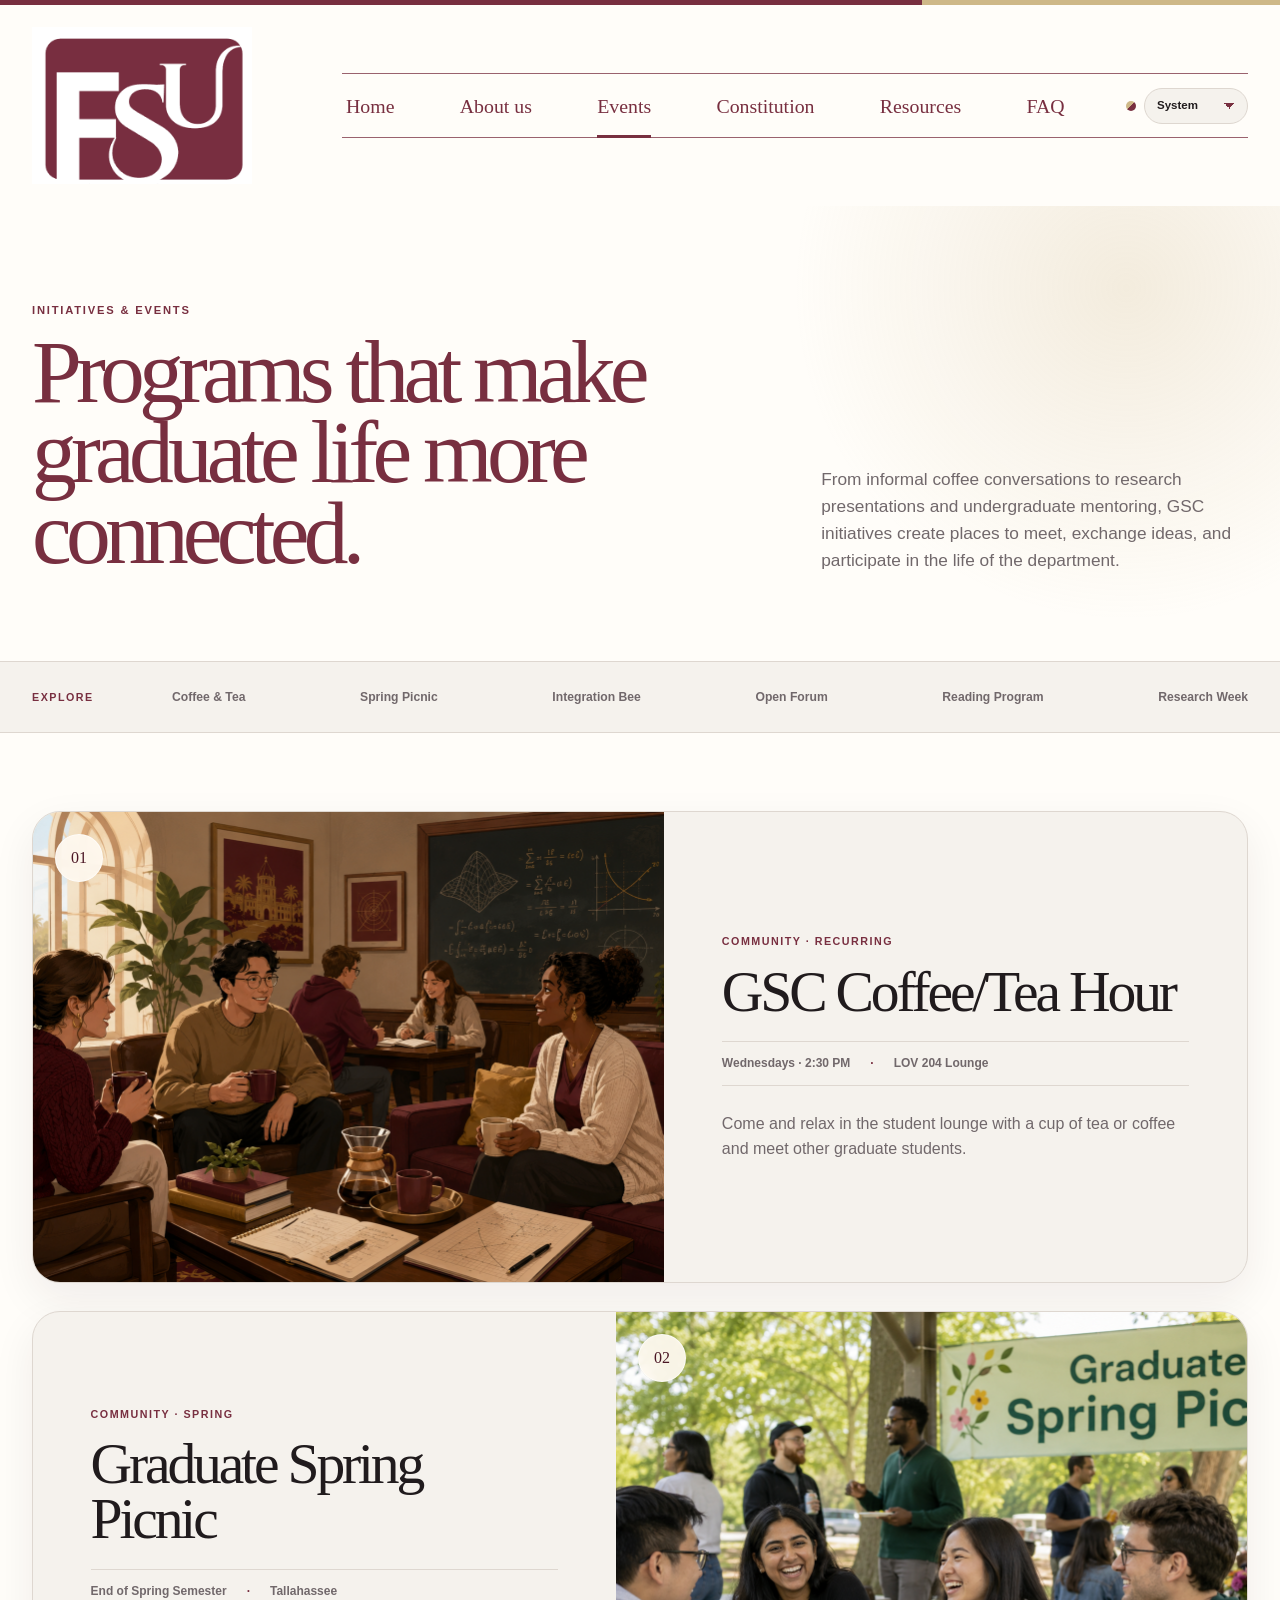
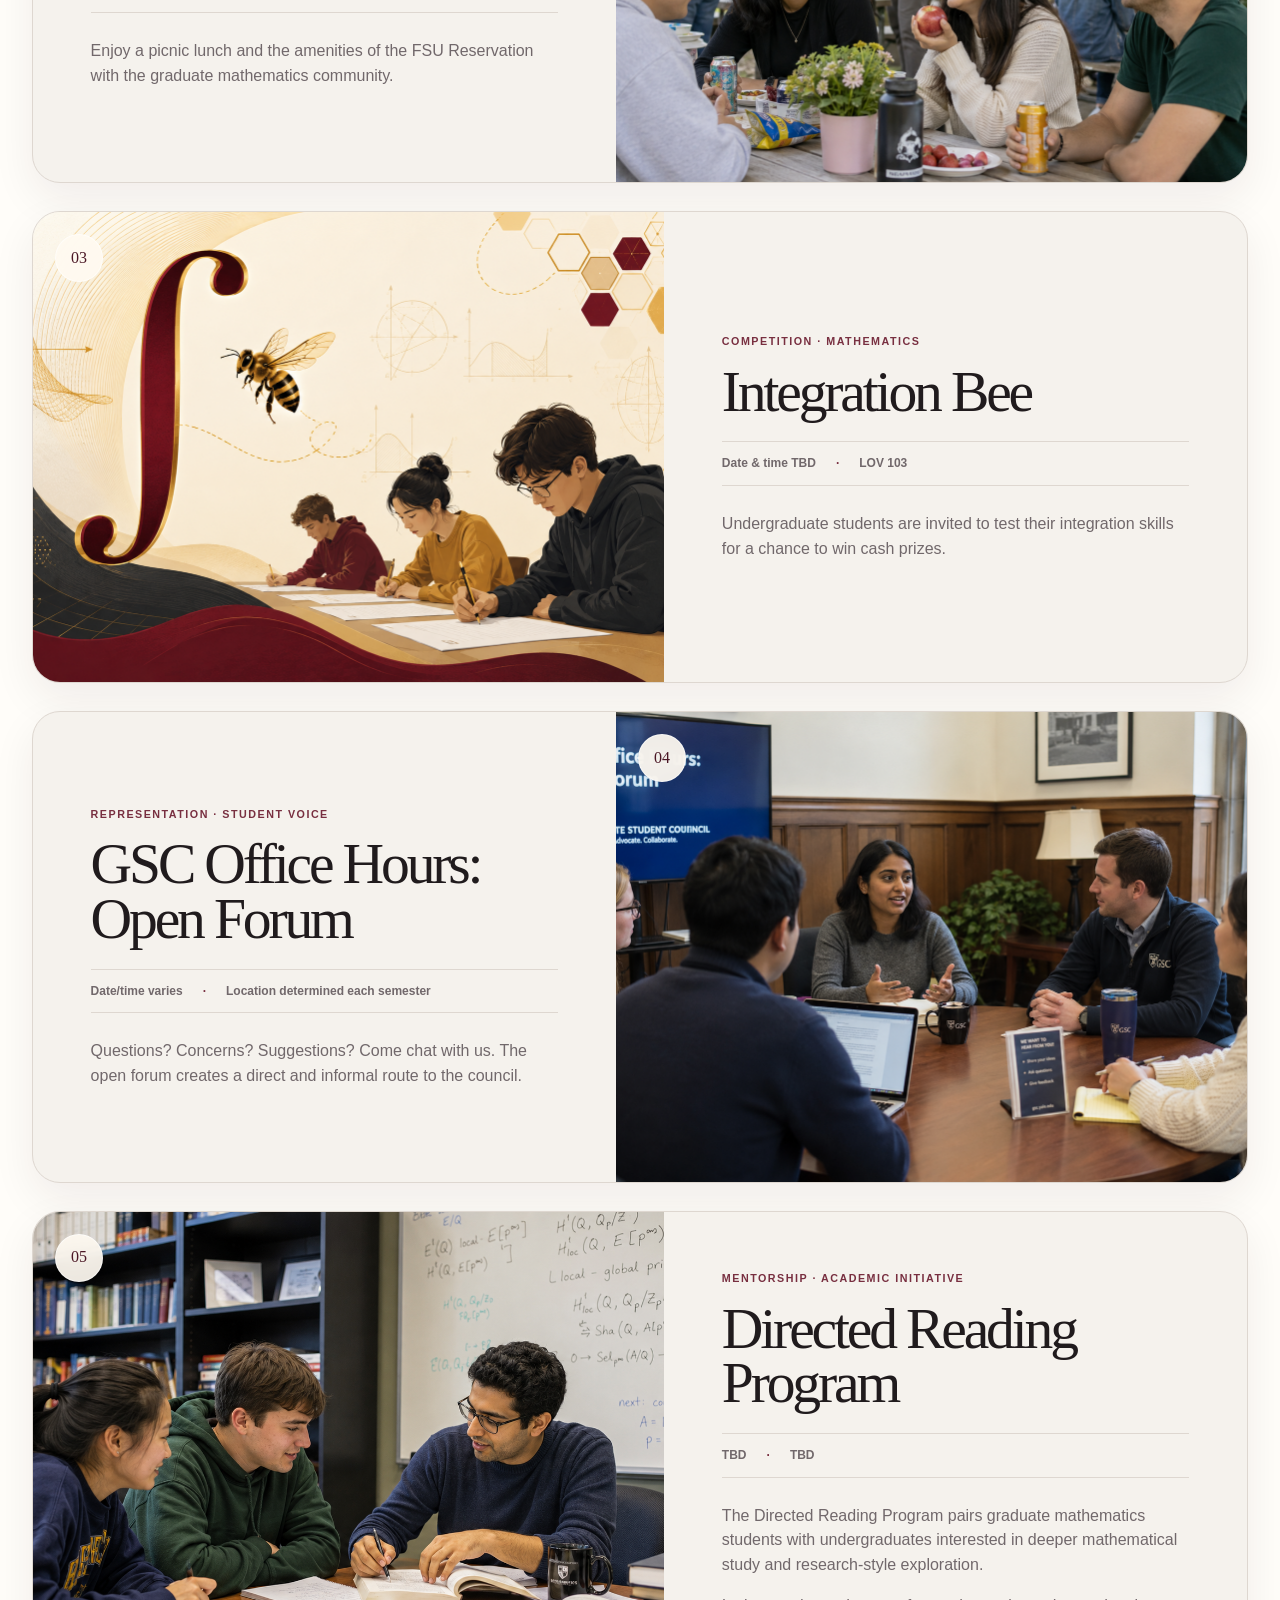
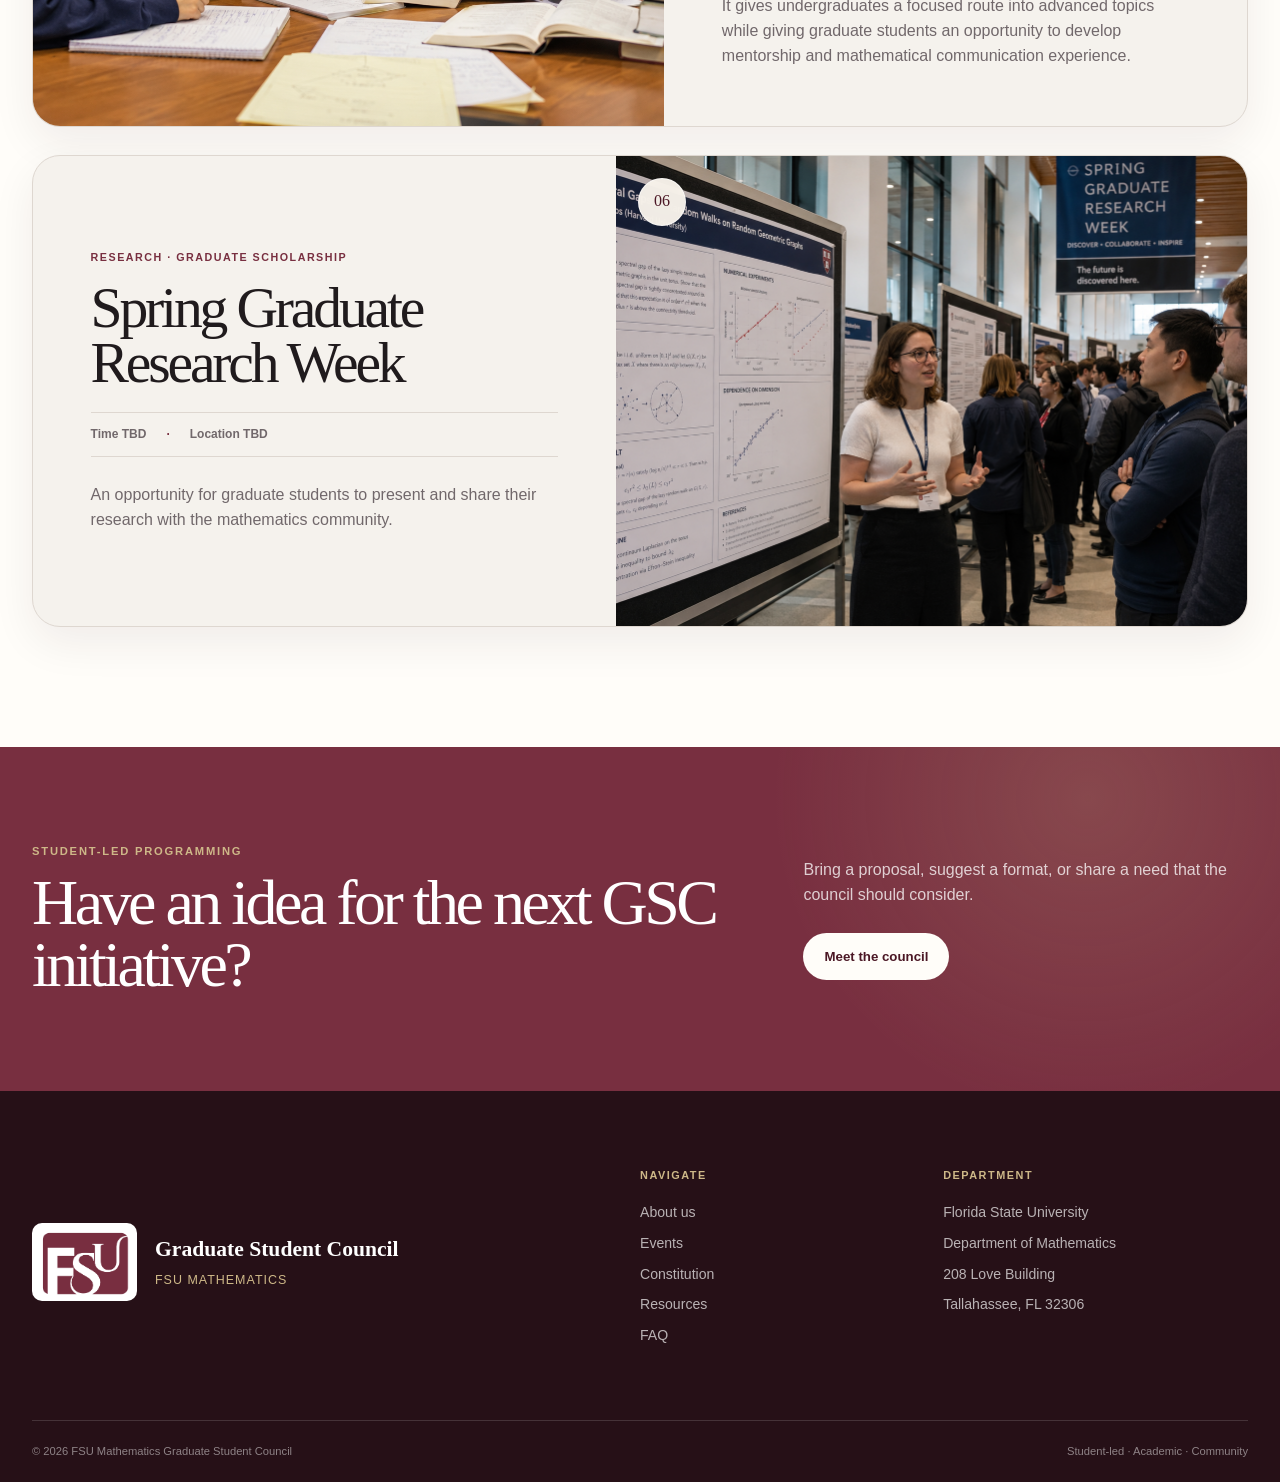
<file: events.html>
<!DOCTYPE html>
<html lang="en">
<head>
  <meta charset="UTF-8">
  <meta name="viewport" content="width=device-width, initial-scale=1.0">

  <script>
    (() => {
      try {
        const preference = localStorage.getItem("gsc-theme") || "system";
        const systemIsDark = window.matchMedia("(prefers-color-scheme: dark)").matches;
        const resolved = preference === "system"
          ? (systemIsDark ? "dark" : "light")
          : preference;

        document.documentElement.dataset.theme = resolved;
        document.documentElement.dataset.themePreference = preference;
        document.documentElement.style.colorScheme = resolved;
      } catch {
        document.documentElement.dataset.theme = "light";
        document.documentElement.dataset.themePreference = "system";
      }
    })();
  </script>

  <meta name="description" content="Initiatives and events of the FSU Mathematics Graduate Student Council.">
  <meta name="theme-color" content="#782f40">
  <title>Events | FSU Mathematics GSC</title>
  <link rel="icon" href="assets/gsc-logo.png">
  <link rel="stylesheet" href="styles.css">
</head>
<body>
  <a class="skip-link" href="#main-content">Skip to main content</a>

  <header class="site-header inner-page-header">
    <div class="top-rule" aria-hidden="true"></div>
    <div class="shell header-layout">
      <a class="identity" href="index.html" aria-label="FSU Mathematics Graduate Student Council home">
        <img src="assets/gsc-logo.png" alt="FSU Graduate Student Council mathematics logo" class="identity-logo">
      </a>

      <div class="header-content">
        <nav class="main-nav" aria-label="Main navigation">
          <button class="nav-toggle" type="button" aria-expanded="false" aria-controls="nav-links">
            <span class="nav-toggle-label">Menu</span>
            <span class="nav-toggle-lines" aria-hidden="true"><span></span><span></span></span>
          </button>

          <div class="nav-links" id="nav-links">
            <a href="index.html">Home</a>
            <a href="about.html">About us</a>
            <a class="active" href="events.html">Events</a>
            <a href="constitution.html">Constitution</a>
            <a href="resources.html">Resources</a>
            <a href="faq.html">FAQ</a>

            <div class="theme-control">
              <span class="theme-indicator" aria-hidden="true"></span>
              <label class="sr-only" for="theme-select">Website appearance</label>
              <select id="theme-select" aria-label="Website appearance">
                <option value="system">System</option>
                <option value="light">Light</option>
                <option value="dark">Dark</option>
              </select>
            </div>
          </div>
        </nav>
      </div>
    </div>
  </header>

  <main id="main-content">
    <section class="events-page-hero">
      <div class="shell events-page-hero-grid">
        <div>
          <p class="section-kicker">Initiatives &amp; events</p>
          <h1>Programs that make graduate life more connected.</h1>
        </div>

        <div class="events-page-intro">
          <p>
            From informal coffee conversations to research presentations and
            undergraduate mentoring, GSC initiatives create places to meet,
            exchange ideas, and participate in the life of the department.
          </p>
        </div>
      </div>
    </section>

    <section class="events-quick-nav" aria-label="Events on this page">
      <div class="shell events-quick-nav-inner">
        <span>Explore</span>
        <nav>
          <a href="#coffee">Coffee &amp; Tea</a>
          <a href="#picnic">Spring Picnic</a>
          <a href="#bee">Integration Bee</a>
          <a href="#forum">Open Forum</a>
          <a href="#reading">Reading Program</a>
          <a href="#research">Research Week</a>
        </nav>
      </div>
    </section>

    <section class="events-programs">
      <div class="shell events-program-list">

        <article class="event-program" id="coffee">
          <div class="event-program-image event-program-image-illustrated">
            <img src="assets/events/coffee-hour.png" alt="Illustrated graduate mathematics student coffee and tea gathering">
            <span class="event-program-number">01</span>
          </div>
          <div class="event-program-copy">
            <p class="event-program-label">Community · Recurring</p>
            <h2>GSC Coffee/Tea Hour</h2>
            <div class="event-program-meta">
              <span>Wednesdays · 2:30 PM</span>
              <span>LOV 204 Lounge</span>
            </div>
            <p>Come and relax in the student lounge with a cup of tea or coffee and meet other graduate students.</p>
          </div>
        </article>

        <article class="event-program event-program-reverse" id="picnic">
          <div class="event-program-image">
            <img src="assets/events/spring-picnic.png" alt="Graduate students socializing at an outdoor spring picnic">
            <span class="event-program-number">02</span>
          </div>
          <div class="event-program-copy">
            <p class="event-program-label">Community · Spring</p>
            <h2>Graduate Spring Picnic</h2>
            <div class="event-program-meta">
              <span>End of Spring Semester</span>
              <span>Tallahassee</span>
            </div>
            <p>Enjoy a picnic lunch and the amenities of the FSU Reservation with the graduate mathematics community.</p>
          </div>
        </article>

        <article class="event-program" id="bee">
          <div class="event-program-image event-program-image-illustrated">
            <img src="assets/events/integration-bee.png" alt="Illustrated integration competition with mathematical and honeycomb motifs">
            <span class="event-program-number">03</span>
          </div>
          <div class="event-program-copy">
            <p class="event-program-label">Competition · Mathematics</p>
            <h2>Integration Bee</h2>
            <div class="event-program-meta">
              <span>Date &amp; time TBD</span>
              <span>LOV 103</span>
            </div>
            <p>Undergraduate students are invited to test their integration skills for a chance to win cash prizes.</p>
          </div>
        </article>

        <article class="event-program event-program-reverse" id="forum">
          <div class="event-program-image">
            <img src="assets/events/open-forum.png" alt="Graduate students participating in a small open forum discussion">
            <span class="event-program-number">04</span>
          </div>
          <div class="event-program-copy">
            <p class="event-program-label">Representation · Student voice</p>
            <h2>GSC Office Hours: Open Forum</h2>
            <div class="event-program-meta">
              <span>Date/time varies</span>
              <span>Location determined each semester</span>
            </div>
            <p>Questions? Concerns? Suggestions? Come chat with us. The open forum creates a direct and informal route to the council.</p>
          </div>
        </article>

        <article class="event-program" id="reading">
          <div class="event-program-image">
            <img src="assets/events/directed-reading.png" alt="Graduate student mentoring students during a mathematics reading session">
            <span class="event-program-number">05</span>
          </div>
          <div class="event-program-copy">
            <p class="event-program-label">Mentorship · Academic initiative</p>
            <h2>Directed Reading Program</h2>
            <div class="event-program-meta">
              <span>TBD</span>
              <span>TBD</span>
            </div>
            <p>The Directed Reading Program pairs graduate mathematics students with undergraduates interested in deeper mathematical study and research-style exploration.</p>
            <p>It gives undergraduates a focused route into advanced topics while giving graduate students an opportunity to develop mentorship and mathematical communication experience.</p>
          </div>
        </article>

        <article class="event-program event-program-reverse" id="research">
          <div class="event-program-image">
            <img src="assets/events/research-week.png" alt="Graduate students discussing mathematics research posters">
            <span class="event-program-number">06</span>
          </div>
          <div class="event-program-copy">
            <p class="event-program-label">Research · Graduate scholarship</p>
            <h2>Spring Graduate Research Week</h2>
            <div class="event-program-meta">
              <span>Time TBD</span>
              <span>Location TBD</span>
            </div>
            <p>An opportunity for graduate students to present and share their research with the mathematics community.</p>
          </div>
        </article>

      </div>
    </section>

    <section class="events-closing-modern">
      <div class="shell events-closing-modern-grid">
        <div>
          <p class="section-kicker light">Student-led programming</p>
          <h2>Have an idea for the next GSC initiative?</h2>
        </div>
        <div>
          <p>Bring a proposal, suggest a format, or share a need that the council should consider.</p>
          <a class="button button-light" href="about.html">Meet the council</a>
        </div>
      </div>
    </section>
  </main>

  <footer class="site-footer">
    <div class="shell footer-grid">
      <div class="footer-brand">
        <img src="assets/gsc-logo.png" alt="" aria-hidden="true">
        <div>
          <strong>Graduate Student Council</strong>
          <span>FSU Mathematics</span>
        </div>
      </div>

      <div class="footer-nav">
        <p>Navigate</p>
        <a href="about.html">About us</a>
        <a href="events.html">Events</a>
        <a href="constitution.html">Constitution</a>
        <a href="resources.html">Resources</a>
        <a href="faq.html">FAQ</a>
      </div>

      <div class="footer-contact">
        <p>Department</p>
        <span>Florida State University</span>
        <span>Department of Mathematics</span>
        <span>208 Love Building</span>
        <span>Tallahassee, FL 32306</span>
      </div>
    </div>

    <div class="shell footer-bottom">
      <span>© <span id="year"></span> FSU Mathematics Graduate Student Council</span>
      <span>Student-led · Academic · Community</span>
    </div>
  </footer>

  <script src="script.js"></script>
</body>
</html>
</file>
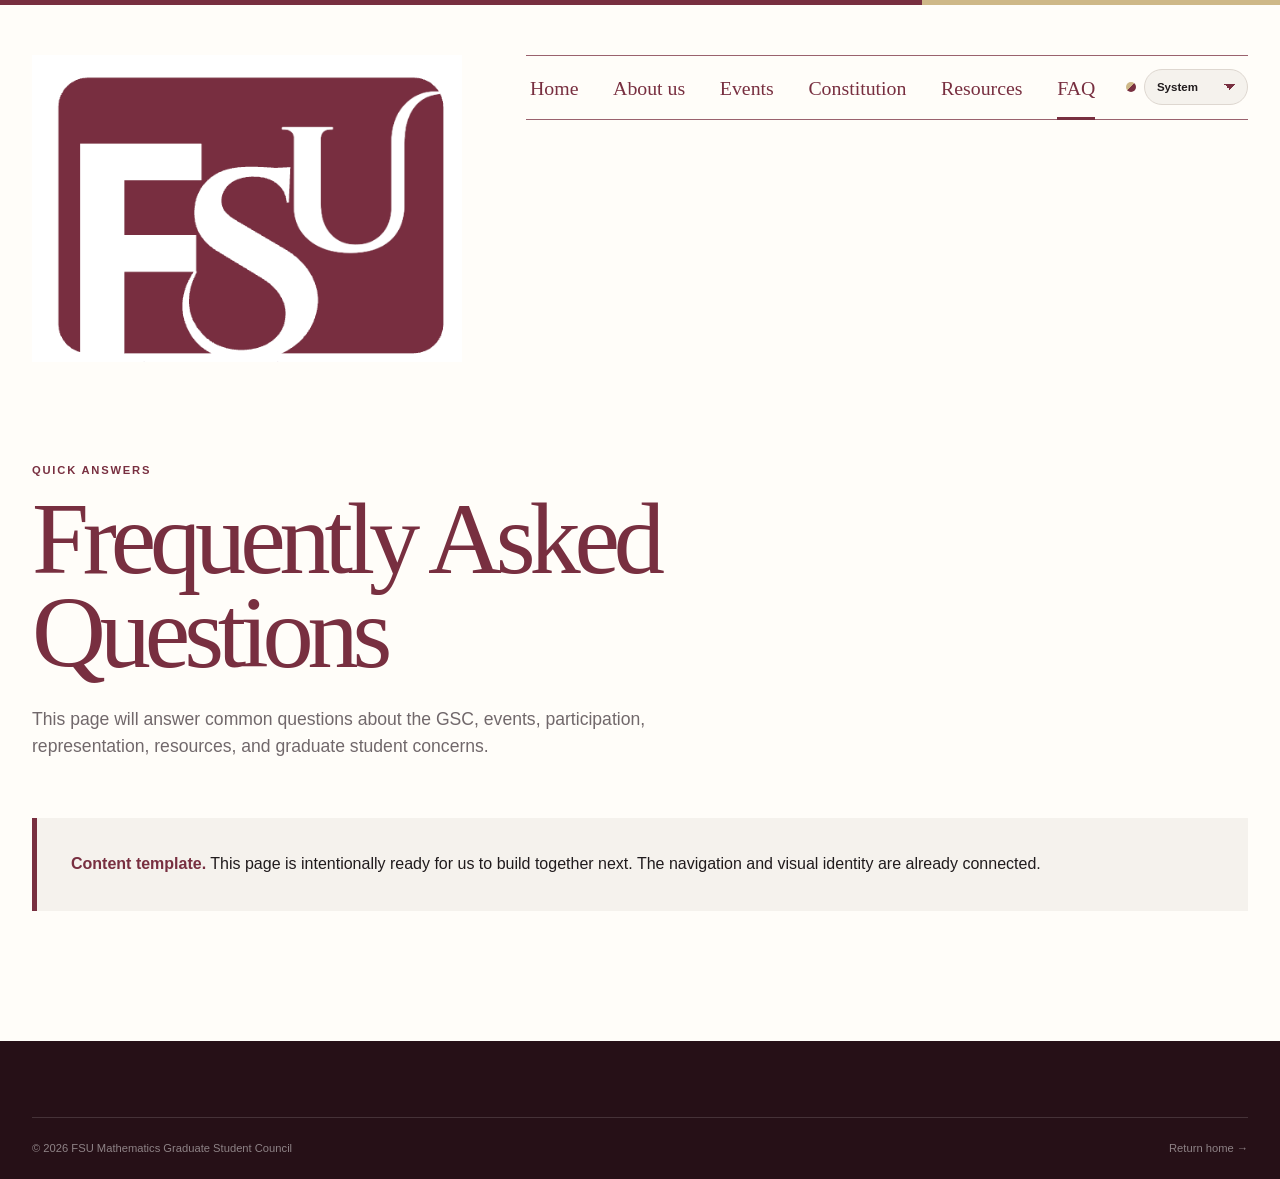
<file: faq.html>
<!DOCTYPE html>
<html lang="en">
<head>
  <meta charset="UTF-8">
  <meta name="viewport" content="width=device-width, initial-scale=1.0">

  <script>
    (() => {
      try {
        const preference = localStorage.getItem("gsc-theme") || "system";
        const systemIsDark = window.matchMedia("(prefers-color-scheme: dark)").matches;
        const resolved = preference === "system"
          ? (systemIsDark ? "dark" : "light")
          : preference;

        document.documentElement.dataset.theme = resolved;
        document.documentElement.dataset.themePreference = preference;
        document.documentElement.style.colorScheme = resolved;
      } catch {
        document.documentElement.dataset.theme = "light";
        document.documentElement.dataset.themePreference = "system";
      }
    })();
  </script>

  <meta name="theme-color" content="#782f40">
  <title>Frequently Asked Questions | FSU Mathematics GSC</title>
  <link rel="icon" href="assets/gsc-logo.png">
  <link rel="stylesheet" href="styles.css">
</head>
<body>
  <a class="skip-link" href="#main-content">Skip to main content</a>

  <header class="site-header">
    <div class="top-rule" aria-hidden="true"></div>

    <div class="shell header-layout">
      <a class="identity" href="index.html">
        <img
          src="assets/gsc-logo.png"
          alt="FSU Graduate Student Council mathematics logo"
          class="identity-logo"
        >
      </a>

      <div class="header-content">
        <nav class="main-nav" aria-label="Main navigation">
          <button
            class="nav-toggle"
            type="button"
            aria-expanded="false"
            aria-controls="nav-links"
          >
            <span class="nav-toggle-label">Menu</span>
            <span class="nav-toggle-lines" aria-hidden="true">
              <span></span><span></span>
            </span>
          </button>

          <div class="nav-links" id="nav-links">
            <a href="index.html">Home</a>
            <a href="about.html">About us</a>
            <a href="events.html">Events</a>
            <a href="constitution.html">Constitution</a>
            <a href="resources.html">Resources</a>
            <a class="active" href="faq.html">FAQ</a>
            <div class="theme-control">
              <span class="theme-indicator" aria-hidden="true"></span>
              <label class="sr-only" for="theme-select">Website appearance</label>
              <select id="theme-select" aria-label="Website appearance">
                <option value="system">System</option>
                <option value="light">Light</option>
                <option value="dark">Dark</option>
              </select>
            </div>
          </div>
        </nav>
      </div>
    </div>
  </header>

  <main class="placeholder-main" id="main-content">
    <div class="shell">
      <p class="section-kicker">Quick answers</p>
      <h1>Frequently Asked Questions</h1>
      <p>This page will answer common questions about the GSC, events, participation, representation, resources, and graduate student concerns.</p>

      <div class="placeholder-panel">
        <strong>Content template.</strong>
        This page is intentionally ready for us to build together next.
        The navigation and visual identity are already connected.
      </div>
    </div>
  </main>

  <footer class="site-footer">
    <div class="shell footer-bottom">
      <span>© <span id="year"></span> FSU Mathematics Graduate Student Council</span>
      <a href="index.html">Return home →</a>
    </div>
  </footer>

  <script src="script.js"></script>
</body>
</html>
</file>
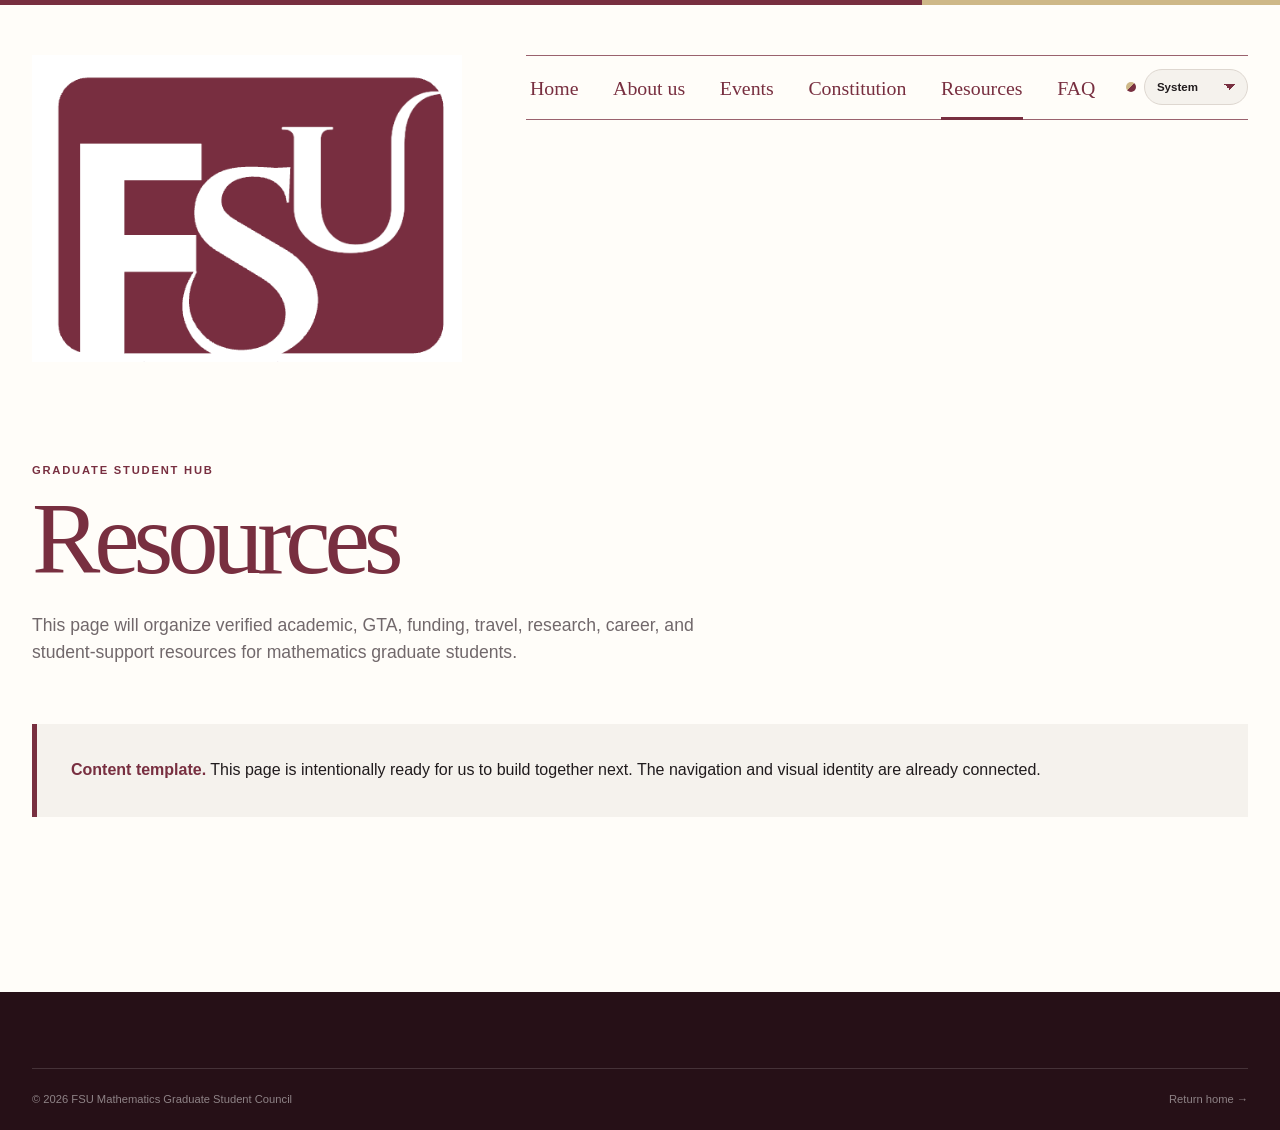
<file: resources.html>
<!DOCTYPE html>
<html lang="en">
<head>
  <meta charset="UTF-8">
  <meta name="viewport" content="width=device-width, initial-scale=1.0">

  <script>
    (() => {
      try {
        const preference = localStorage.getItem("gsc-theme") || "system";
        const systemIsDark = window.matchMedia("(prefers-color-scheme: dark)").matches;
        const resolved = preference === "system"
          ? (systemIsDark ? "dark" : "light")
          : preference;

        document.documentElement.dataset.theme = resolved;
        document.documentElement.dataset.themePreference = preference;
        document.documentElement.style.colorScheme = resolved;
      } catch {
        document.documentElement.dataset.theme = "light";
        document.documentElement.dataset.themePreference = "system";
      }
    })();
  </script>

  <meta name="theme-color" content="#782f40">
  <title>Resources | FSU Mathematics GSC</title>
  <link rel="icon" href="assets/gsc-logo.png">
  <link rel="stylesheet" href="styles.css">
</head>
<body>
  <a class="skip-link" href="#main-content">Skip to main content</a>

  <header class="site-header">
    <div class="top-rule" aria-hidden="true"></div>

    <div class="shell header-layout">
      <a class="identity" href="index.html">
        <img
          src="assets/gsc-logo.png"
          alt="FSU Graduate Student Council mathematics logo"
          class="identity-logo"
        >
      </a>

      <div class="header-content">
        <nav class="main-nav" aria-label="Main navigation">
          <button
            class="nav-toggle"
            type="button"
            aria-expanded="false"
            aria-controls="nav-links"
          >
            <span class="nav-toggle-label">Menu</span>
            <span class="nav-toggle-lines" aria-hidden="true">
              <span></span><span></span>
            </span>
          </button>

          <div class="nav-links" id="nav-links">
            <a href="index.html">Home</a>
            <a href="about.html">About us</a>
            <a href="events.html">Events</a>
            <a href="constitution.html">Constitution</a>
            <a class="active" href="resources.html">Resources</a>
            <a href="faq.html">FAQ</a>
            <div class="theme-control">
              <span class="theme-indicator" aria-hidden="true"></span>
              <label class="sr-only" for="theme-select">Website appearance</label>
              <select id="theme-select" aria-label="Website appearance">
                <option value="system">System</option>
                <option value="light">Light</option>
                <option value="dark">Dark</option>
              </select>
            </div>
          </div>
        </nav>
      </div>
    </div>
  </header>

  <main class="placeholder-main" id="main-content">
    <div class="shell">
      <p class="section-kicker">Graduate student hub</p>
      <h1>Resources</h1>
      <p>This page will organize verified academic, GTA, funding, travel, research, career, and student-support resources for mathematics graduate students.</p>

      <div class="placeholder-panel">
        <strong>Content template.</strong>
        This page is intentionally ready for us to build together next.
        The navigation and visual identity are already connected.
      </div>
    </div>
  </main>

  <footer class="site-footer">
    <div class="shell footer-bottom">
      <span>© <span id="year"></span> FSU Mathematics Graduate Student Council</span>
      <a href="index.html">Return home →</a>
    </div>
  </footer>

  <script src="script.js"></script>
</body>
</html>
</file>
<file: styles.css>
/* ============================================================
   FSU Mathematics GSC
   GitHub Pages-ready static website
   ============================================================ */

:root {
  --garnet: #782f40;
  --garnet-deep: #4b1725;
  --garnet-black: #261017;
  --gold: #ceb888;
  --gold-pale: #eee5d1;
  --ink: #201b1d;
  --muted: #71686b;
  --paper: #fffdf9;
  --surface: #f5f2ed;
  --line: #ded7d0;
  --max-width: 1240px;
  --serif: Georgia, "Times New Roman", serif;
  --sans: Arial, Helvetica, sans-serif;
  --radius-small: 10px;
  --radius-medium: 20px;
  --radius-large: 34px;
  --shadow-soft: 0 22px 60px rgba(38, 16, 23, 0.12);
}

*,
*::before,
*::after {
  box-sizing: border-box;
}

html {
  scroll-behavior: smooth;
}

body {
  margin: 0;
  min-width: 320px;
  color: var(--ink);
  background: var(--paper);
  font-family: var(--sans);
  line-height: 1.55;
}

body.menu-open {
  overflow: hidden;
}

img {
  max-width: 100%;
  display: block;
}

a {
  color: inherit;
  text-decoration: none;
}

button {
  color: inherit;
  font: inherit;
}

.shell {
  width: min(calc(100% - 64px), var(--max-width));
  margin-inline: auto;
}

.skip-link {
  position: fixed;
  z-index: 9999;
  top: 12px;
  left: 12px;
  padding: 10px 14px;
  color: white;
  background: var(--garnet);
  transform: translateY(-180%);
}

.skip-link:focus {
  transform: translateY(0);
}

.top-rule {
  height: 5px;
  background: linear-gradient(
    90deg,
    var(--garnet) 0 72%,
    var(--gold) 72% 100%
  );
}

/* HEADER */

.site-header {
  background: var(--paper);
}

.header-layout {
  display: grid;
  grid-template-columns: 430px minmax(0, 1fr);
  gap: 64px;
  padding-top: 50px;
}

.identity {
  align-self: start;
}

.identity-logo {
  width: min(100%, 430px);
  height: auto;
}

.header-content {
  min-width: 0;
}

.main-nav {
  border-top: 1px solid rgba(120, 47, 64, 0.75);
  border-bottom: 1px solid rgba(120, 47, 64, 0.75);
}

.nav-links {
  min-height: 58px;
  display: flex;
  align-items: center;
  justify-content: space-between;
  gap: 24px;
}

.nav-links a {
  position: relative;
  padding: 17px 4px 15px;
  color: var(--garnet);
  font-family: var(--serif);
  font-size: clamp(1.05rem, 1.55vw, 1.35rem);
  white-space: nowrap;
}

.nav-links a::after {
  content: "";
  position: absolute;
  right: 4px;
  bottom: -1px;
  left: 4px;
  height: 3px;
  background: var(--garnet);
  transform: scaleX(0);
  transform-origin: left;
  transition: transform 180ms ease;
}

.nav-links a:hover::after,
.nav-links a:focus-visible::after,
.nav-links a.active::after {
  transform: scaleX(1);
}

.nav-toggle {
  display: none;
}

.upcoming {
  padding-top: 28px;
}

.upcoming-heading {
  display: flex;
  align-items: end;
  justify-content: space-between;
  gap: 20px;
  margin-bottom: 16px;
}

.section-kicker {
  margin: 0 0 12px;
  color: var(--garnet);
  font-size: 0.7rem;
  font-weight: 800;
  letter-spacing: 0.16em;
  text-transform: uppercase;
}

.upcoming-heading .section-kicker {
  display: none;
}

.upcoming-heading h2 {
  margin: 0;
  color: var(--garnet);
  font-family: var(--serif);
  font-size: clamp(1.35rem, 2vw, 1.75rem);
}

.event-preview {
  display: grid;
  grid-template-columns: 72px minmax(0, 1fr) 44px;
  align-items: center;
  gap: 18px;
  min-height: 155px;
  padding: 22px;
  background: linear-gradient(135deg, #f7f2ec, #fffdf9);
  border: 1px solid var(--line);
  border-radius: var(--radius-medium);
}

.event-date {
  width: 70px;
  height: 82px;
  display: grid;
  place-items: center;
  align-content: center;
  color: white;
  background: var(--garnet);
  border-radius: 12px;
}

.event-date span,
.event-date strong {
  display: block;
}

.event-date span {
  color: var(--gold);
  font-size: 0.7rem;
  font-weight: 800;
  letter-spacing: 0.12em;
}

.event-date strong {
  font-family: var(--serif);
  font-size: 1.8rem;
  line-height: 1;
}

.event-type {
  margin: 0 0 5px;
  color: var(--garnet);
  font-size: 0.67rem;
  font-weight: 800;
  letter-spacing: 0.12em;
  text-transform: uppercase;
}

.event-copy h3 {
  margin: 0 0 7px;
  font-family: var(--serif);
  font-size: 1.18rem;
}

.event-copy > p:last-child {
  margin: 0;
  color: var(--muted);
  font-size: 0.85rem;
}

.event-arrow {
  width: 42px;
  height: 42px;
  display: grid;
  place-items: center;
  color: white;
  background: var(--garnet);
  border-radius: 50%;
  transition:
    transform 180ms ease,
    background 180ms ease;
}

.event-arrow:hover,
.event-arrow:focus-visible {
  background: var(--garnet-deep);
  transform: translate(2px, -2px);
}

/* HERO */

.hero {
  padding-top: 24px;
  padding-bottom: 84px;
}

.hero-title-block {
  max-width: 940px;
  padding: 34px 0 42px;
}

.eyebrow {
  margin: 0 0 18px;
  color: var(--garnet);
  font-size: 0.72rem;
  font-weight: 800;
  letter-spacing: 0.15em;
  text-transform: uppercase;
}

.hero h1 {
  margin: 0;
  color: var(--garnet);
  font-family: var(--serif);
  font-size: clamp(3.6rem, 7.5vw, 7.3rem);
  font-weight: 500;
  letter-spacing: -0.065em;
  line-height: 0.88;
}

.hero h1 span {
  display: block;
  color: var(--ink);
}

.hero-intro {
  max-width: 680px;
  margin: 28px 0 0;
  color: var(--muted);
  font-size: clamp(1rem, 1.8vw, 1.2rem);
}

.hero-visual {
  position: relative;
  min-height: 610px;
  overflow: hidden;
  background: var(--garnet-black);
  border-radius: var(--radius-large);
  box-shadow: var(--shadow-soft);
}

.hero-image {
  width: 100%;
  height: 100%;
  min-height: 610px;
  object-fit: cover;
  object-position: center 51%;
}

.hero-overlay {
  position: absolute;
  inset: 0;
  background:
    linear-gradient(
      180deg,
      rgba(38, 16, 23, 0.02) 20%,
      rgba(38, 16, 23, 0.16) 55%,
      rgba(38, 16, 23, 0.78) 100%
    ),
    linear-gradient(
      90deg,
      rgba(38, 16, 23, 0.3),
      transparent 44%
    );
}

.hero-caption {
  position: absolute;
  left: 34px;
  bottom: 35px;
  color: white;
}

.hero-caption p {
  margin: 0;
}

.hero-caption-label {
  margin-bottom: 5px !important;
  color: var(--gold);
  font-size: 0.66rem;
  font-weight: 800;
  letter-spacing: 0.16em;
  text-transform: uppercase;
}

.hero-actions {
  position: absolute;
  top: 30px;
  left: 30px;
  display: flex;
  flex-wrap: wrap;
  gap: 10px;
}

.button {
  min-height: 47px;
  display: inline-flex;
  align-items: center;
  justify-content: center;
  padding: 11px 20px;
  border: 1px solid transparent;
  border-radius: 999px;
  font-size: 0.83rem;
  font-weight: 800;
  transition:
    transform 180ms ease,
    background 180ms ease,
    color 180ms ease;
}

.button:hover,
.button:focus-visible {
  transform: translateY(-2px);
}

.button-primary {
  color: white;
  background: var(--garnet);
}

.button-primary:hover,
.button-primary:focus-visible {
  background: var(--garnet-deep);
}

.button-glass {
  color: white;
  background: rgba(38, 16, 23, 0.34);
  border-color: rgba(255, 255, 255, 0.6);
  backdrop-filter: blur(12px);
}

.button-light {
  color: var(--garnet-deep);
  background: var(--paper);
}

.instagram-card {
  position: absolute;
  right: 28px;
  bottom: 28px;
  min-width: 310px;
  display: grid;
  grid-template-columns: 52px 1fr 26px;
  align-items: center;
  gap: 14px;
  padding: 15px 17px;
  color: var(--ink);
  background: rgba(255, 253, 249, 0.94);
  border: 1px solid rgba(255, 255, 255, 0.55);
  border-radius: 16px;
  backdrop-filter: blur(16px);
  transition: transform 180ms ease;
}

.instagram-card:hover,
.instagram-card:focus-visible {
  transform: translateY(-3px);
}

.instagram-icon {
  width: 50px;
  height: 50px;
  display: grid;
  place-items: center;
  color: var(--gold);
  background: var(--garnet);
  border-radius: 50%;
  font-family: var(--serif);
  font-size: 1.8rem;
}

.instagram-card small,
.instagram-card strong {
  display: block;
}

.instagram-card small {
  margin-bottom: 3px;
  color: var(--garnet);
  font-size: 0.64rem;
  font-weight: 800;
  letter-spacing: 0.1em;
  text-transform: uppercase;
}

.instagram-card strong {
  font-family: var(--serif);
  font-size: 1rem;
}

.instagram-arrow {
  color: var(--garnet);
  font-size: 1.2rem;
}

/* INTRO */

.intro-section {
  padding: 112px 0;
  background: var(--surface);
}

.intro-grid {
  display: grid;
  grid-template-columns: minmax(0, 1.15fr) minmax(360px, 0.75fr);
  gap: 100px;
  align-items: end;
}

.intro-grid h2,
.portal-heading h2 {
  margin: 0;
  font-family: var(--serif);
  font-size: clamp(2.5rem, 5.2vw, 5rem);
  font-weight: 500;
  letter-spacing: -0.055em;
  line-height: 0.98;
}

.intro-copy > p {
  margin: 0 0 28px;
  color: var(--muted);
  font-size: 1.05rem;
}

.text-link {
  display: inline-flex;
  align-items: center;
  gap: 12px;
  color: var(--garnet);
  font-weight: 800;
}

.text-link span {
  transition: transform 180ms ease;
}

.text-link:hover span,
.text-link:focus-visible span {
  transform: translateX(5px);
}

/* PORTALS */

.portal-section {
  padding: 110px 0 122px;
}

.portal-heading {
  margin-bottom: 52px;
}

.portal-grid {
  display: grid;
  grid-template-columns: repeat(3, 1fr);
  border-top: 1px solid var(--line);
  border-left: 1px solid var(--line);
}

.portal-card {
  min-height: 330px;
  display: flex;
  flex-direction: column;
  padding: 30px;
  border-right: 1px solid var(--line);
  border-bottom: 1px solid var(--line);
  transition:
    color 200ms ease,
    background 200ms ease;
}

.portal-card:hover,
.portal-card:focus-visible {
  color: white;
  background: var(--garnet);
}

.portal-number {
  margin-bottom: auto;
  color: var(--garnet);
  font-size: 0.7rem;
  font-weight: 800;
}

.portal-card:hover .portal-number,
.portal-card:focus-visible .portal-number {
  color: var(--gold);
}

.portal-card h3 {
  margin: 0 0 12px;
  font-family: var(--serif);
  font-size: 2rem;
  font-weight: 500;
}

.portal-card p {
  max-width: 300px;
  margin: 0;
  color: var(--muted);
}

.portal-card:hover p,
.portal-card:focus-visible p {
  color: rgba(255, 255, 255, 0.72);
}

.portal-arrow {
  align-self: flex-end;
  margin-top: 26px;
  color: var(--garnet);
  font-size: 1.4rem;
}

.portal-card:hover .portal-arrow,
.portal-card:focus-visible .portal-arrow {
  color: var(--gold);
}

/* STATEMENT */

.statement-section {
  position: relative;
  overflow: hidden;
  padding: 122px 0;
  color: white;
  background:
    radial-gradient(circle at 80% 20%, rgba(206, 184, 136, 0.16), transparent 28%),
    var(--garnet);
}

.statement-inner {
  position: relative;
  z-index: 2;
  text-align: center;
}

.section-kicker.light {
  color: var(--gold);
}

.statement-inner blockquote {
  max-width: 980px;
  margin: 24px auto 38px;
  font-family: var(--serif);
  font-size: clamp(2.5rem, 5vw, 5.1rem);
  font-weight: 500;
  letter-spacing: -0.05em;
  line-height: 1.02;
}

.statement-math {
  position: absolute;
  color: rgba(255, 255, 255, 0.07);
  font-family: var(--serif);
  pointer-events: none;
}

.statement-math-one {
  top: -105px;
  left: -20px;
  font-size: 30rem;
}

.statement-math-two {
  right: 5%;
  bottom: -145px;
  font-size: 23rem;
}

/* FOOTER */

.site-footer {
  padding-top: 76px;
  color: white;
  background: var(--garnet-black);
}

.footer-grid {
  display: grid;
  grid-template-columns: 1.5fr 0.65fr 0.85fr;
  gap: 70px;
  padding-bottom: 64px;
}

.footer-brand {
  display: flex;
  align-items: center;
  gap: 18px;
}

.footer-brand img {
  width: 105px;
  padding: 5px;
  background: white;
  border-radius: 10px;
}

.footer-brand strong,
.footer-brand span {
  display: block;
}

.footer-brand strong {
  font-family: var(--serif);
  font-size: 1.35rem;
}

.footer-brand span {
  margin-top: 4px;
  color: var(--gold);
  font-size: 0.78rem;
  letter-spacing: 0.08em;
  text-transform: uppercase;
}

.footer-nav > p,
.footer-contact > p {
  margin: 0 0 18px;
  color: var(--gold);
  font-size: 0.68rem;
  font-weight: 800;
  letter-spacing: 0.14em;
  text-transform: uppercase;
}

.footer-nav a,
.footer-contact span {
  display: block;
  margin-bottom: 9px;
  color: rgba(255, 255, 255, 0.68);
  font-size: 0.88rem;
}

.footer-nav a:hover,
.footer-nav a:focus-visible {
  color: white;
}

.footer-bottom {
  min-height: 62px;
  display: flex;
  align-items: center;
  justify-content: space-between;
  gap: 30px;
  color: rgba(255, 255, 255, 0.48);
  border-top: 1px solid rgba(255, 255, 255, 0.14);
  font-size: 0.7rem;
}

/* PLACEHOLDER PAGES */

.placeholder-main {
  min-height: 70vh;
  padding: 100px 0 130px;
}

.placeholder-main h1 {
  max-width: 850px;
  margin: 0 0 26px;
  color: var(--garnet);
  font-family: var(--serif);
  font-size: clamp(3.5rem, 8vw, 7rem);
  font-weight: 500;
  letter-spacing: -0.06em;
  line-height: 0.92;
}

.placeholder-main > .shell > p:not(.section-kicker) {
  max-width: 700px;
  color: var(--muted);
  font-size: 1.1rem;
}

.placeholder-panel {
  margin-top: 58px;
  padding: 34px;
  background: var(--surface);
  border-left: 5px solid var(--garnet);
}

.placeholder-panel strong {
  color: var(--garnet);
}

/* RESPONSIVE */

@media (max-width: 1080px) {
  .header-layout {
    grid-template-columns: 340px minmax(0, 1fr);
    gap: 44px;
  }

  .nav-links {
    gap: 15px;
  }

  .nav-links a {
    font-size: 1.05rem;
  }

  .intro-grid {
    gap: 60px;
  }
}

@media (max-width: 900px) {
  .shell {
    width: min(calc(100% - 40px), var(--max-width));
  }

  .header-layout {
    grid-template-columns: 1fr;
    gap: 28px;
    padding-top: 28px;
  }

  .identity-logo {
    width: 250px;
  }

  .main-nav {
    position: relative;
  }

  .nav-toggle {
    width: 100%;
    min-height: 58px;
    display: flex;
    align-items: center;
    justify-content: space-between;
    padding: 0 5px;
    background: transparent;
    border: 0;
  }

  .nav-toggle-label {
    color: var(--garnet);
    font-family: var(--serif);
    font-size: 1.2rem;
  }

  .nav-toggle-lines {
    width: 28px;
  }

  .nav-toggle-lines span {
    width: 100%;
    height: 2px;
    display: block;
    margin: 6px 0;
    background: var(--garnet);
  }

  .nav-links {
    display: none;
    min-height: 0;
    padding: 15px 0;
  }

  .nav-links.open {
    display: flex;
    flex-direction: column;
    align-items: stretch;
  }

  .nav-links a {
    padding: 12px 5px;
  }

  .nav-links a::after {
    display: none;
  }

  .upcoming {
    padding-top: 18px;
  }

  .hero {
    padding-top: 6px;
  }

  .hero-visual,
  .hero-image {
    min-height: 560px;
  }

  .intro-grid,
  .footer-grid {
    grid-template-columns: 1fr;
  }

  .intro-grid {
    gap: 38px;
  }

  .portal-grid {
    grid-template-columns: 1fr;
  }

  .portal-card {
    min-height: 260px;
  }

  .footer-grid {
    gap: 42px;
  }
}

@media (max-width: 620px) {
  .shell {
    width: min(calc(100% - 28px), var(--max-width));
  }

  .top-rule {
    height: 4px;
  }

  .identity-logo {
    width: 210px;
  }

  .event-preview {
    grid-template-columns: 62px 1fr;
    padding: 17px;
  }

  .event-date {
    width: 60px;
    height: 72px;
  }

  .event-arrow {
    display: none;
  }

  .hero-title-block {
    padding-top: 38px;
  }

  .hero h1 {
    font-size: clamp(3.6rem, 20vw, 5.9rem);
  }

  .hero-visual,
  .hero-image {
    min-height: 600px;
  }

  .hero-image {
    object-position: 52% center;
  }

  .hero-actions {
    top: 18px;
    left: 18px;
  }

  .hero-caption {
    left: 22px;
    bottom: 142px;
  }

  .instagram-card {
    right: 16px;
    bottom: 16px;
    left: 16px;
    min-width: 0;
  }

  .intro-section,
  .portal-section,
  .statement-section {
    padding-top: 80px;
    padding-bottom: 84px;
  }

  .portal-card {
    min-height: 235px;
  }

  .statement-inner blockquote {
    font-size: clamp(2.3rem, 12vw, 4rem);
  }

  .footer-bottom {
    align-items: flex-start;
    flex-direction: column;
    justify-content: center;
    padding: 18px 0;
  }
}

@media (prefers-reduced-motion: reduce) {
  *,
  *::before,
  *::after {
    scroll-behavior: auto !important;
    transition: none !important;
  }
}


/* ============================================================
   ABOUT / MEMBERS PAGE
   ============================================================ */

.inner-page-header .header-layout {
  grid-template-columns: 240px minmax(0, 1fr);
  align-items: center;
  gap: 70px;
  padding-top: 22px;
  padding-bottom: 22px;
}

.inner-page-header .identity-logo {
  width: 220px;
}

.members-hero {
  padding: 108px 0 112px;
  background:
    linear-gradient(rgba(120, 47, 64, 0.025) 1px, transparent 1px),
    linear-gradient(90deg, rgba(120, 47, 64, 0.025) 1px, transparent 1px),
    var(--paper);
  background-size: 48px 48px;
}

.members-hero-grid {
  display: grid;
  grid-template-columns: minmax(0, 1.15fr) minmax(360px, 0.75fr);
  gap: 100px;
  align-items: end;
}

.members-hero h1 {
  max-width: 790px;
  margin: 0;
  color: var(--garnet);
  font-family: var(--serif);
  font-size: clamp(3.7rem, 7.4vw, 7rem);
  font-weight: 500;
  letter-spacing: -0.065em;
  line-height: 0.91;
}

.members-hero-copy {
  max-width: 600px;
}

.members-hero-copy p {
  margin: 0;
  color: var(--muted);
  font-size: 1.02rem;
}

.members-hero-copy p + p {
  margin-top: 20px;
}

.leadership-section {
  padding: 110px 0 124px;
  background: var(--surface);
}

.members-section-heading {
  display: grid;
  grid-template-columns: minmax(0, 1fr) minmax(320px, 0.65fr);
  gap: 80px;
  align-items: end;
  margin-bottom: 54px;
}

.members-section-heading h2 {
  margin: 0;
  font-family: var(--serif);
  font-size: clamp(2.8rem, 5vw, 5rem);
  font-weight: 500;
  letter-spacing: -0.055em;
  line-height: 0.94;
}

.members-section-heading > p {
  max-width: 550px;
  margin: 0;
  color: var(--muted);
}

.executive-grid {
  display: grid;
  grid-template-columns: repeat(6, 1fr);
  gap: 22px;
}

.executive-card {
  grid-column: span 2;
  overflow: hidden;
  background: var(--paper);
  border: 1px solid var(--line);
  border-radius: var(--radius-medium);
  box-shadow: 0 12px 35px rgba(38, 16, 23, 0.06);
  transition:
    transform 200ms ease,
    box-shadow 200ms ease;
}

.executive-card-featured {
  grid-column: span 3;
}

.executive-card:hover {
  transform: translateY(-5px);
  box-shadow: var(--shadow-soft);
}

.member-photo-wrap {
  position: relative;
  overflow: hidden;
  background: var(--garnet-deep);
}

.member-photo {
  width: 100%;
  aspect-ratio: 4 / 4.4;
  object-fit: cover;
  transition: transform 350ms ease;
}

.executive-card-featured .member-photo {
  aspect-ratio: 16 / 10.5;
}

.executive-card:hover .member-photo {
  transform: scale(1.025);
}

.role-badge {
  position: absolute;
  left: 18px;
  bottom: 18px;
  padding: 8px 13px;
  color: var(--garnet-deep);
  background: rgba(255, 253, 249, 0.94);
  border: 1px solid rgba(255, 255, 255, 0.62);
  border-radius: 999px;
  backdrop-filter: blur(12px);
  font-size: 0.66rem;
  font-weight: 800;
  letter-spacing: 0.11em;
  text-transform: uppercase;
}

.executive-card-body {
  padding: 26px 26px 30px;
}

.member-program {
  margin: 0 0 10px;
  color: var(--garnet);
  font-size: 0.67rem;
  font-weight: 800;
  letter-spacing: 0.09em;
  text-transform: uppercase;
}

.executive-card-body h3,
.member-card-content h3 {
  margin: 0 0 13px;
  font-family: var(--serif);
  font-size: clamp(1.45rem, 2vw, 2rem);
  font-weight: 500;
  letter-spacing: -0.025em;
  line-height: 1.05;
}

.executive-card-body > p:last-child,
.member-card-content > p:last-child {
  margin: 0;
  color: var(--muted);
  font-size: 0.9rem;
}

.council-members-section {
  padding: 118px 0 130px;
  color: white;
  background:
    radial-gradient(
      circle at 84% 4%,
      rgba(206, 184, 136, 0.11),
      transparent 26%
    ),
    var(--garnet-black);
}

.members-section-heading-light h2 {
  color: white;
}

.members-section-heading-light > p {
  color: rgba(255, 255, 255, 0.62);
}

.member-grid {
  display: grid;
  grid-template-columns: repeat(3, 1fr);
  gap: 22px;
}

.member-card {
  overflow: hidden;
  color: var(--ink);
  background: var(--paper);
  border: 1px solid rgba(255, 255, 255, 0.11);
  border-radius: var(--radius-medium);
  transition:
    transform 200ms ease,
    box-shadow 200ms ease;
}

.member-card:hover {
  transform: translateY(-5px);
  box-shadow: 0 26px 60px rgba(0, 0, 0, 0.25);
}

.member-card-photo {
  width: 100%;
  aspect-ratio: 4 / 4.35;
  object-fit: cover;
  background: var(--garnet);
  transition: transform 350ms ease;
}

.member-card:hover .member-card-photo {
  transform: scale(1.025);
}

.member-card-content {
  min-height: 225px;
  padding: 25px 25px 29px;
}

.members-cta {
  padding: 100px 0;
  background: var(--gold-pale);
}

.members-cta-grid {
  display: grid;
  grid-template-columns: minmax(0, 1.15fr) minmax(360px, 0.7fr);
  gap: 90px;
  align-items: center;
}

.members-cta h2 {
  max-width: 760px;
  margin: 0;
  color: var(--garnet);
  font-family: var(--serif);
  font-size: clamp(2.7rem, 5vw, 5rem);
  font-weight: 500;
  letter-spacing: -0.055em;
  line-height: 0.96;
}

.members-cta-grid > div:last-child > p {
  margin: 0 0 28px;
  color: var(--muted);
}

/* About / Members responsive */

@media (max-width: 1050px) {
  .executive-grid {
    grid-template-columns: repeat(2, 1fr);
  }

  .executive-card,
  .executive-card-featured {
    grid-column: span 1;
  }

  .executive-card-featured .member-photo,
  .member-photo {
    aspect-ratio: 4 / 4.4;
  }

  .member-grid {
    grid-template-columns: repeat(2, 1fr);
  }
}

@media (max-width: 900px) {
  .inner-page-header .header-layout {
    grid-template-columns: 1fr;
    gap: 20px;
  }

  .inner-page-header .identity-logo {
    width: 210px;
  }

  .members-hero-grid,
  .members-section-heading,
  .members-cta-grid {
    grid-template-columns: 1fr;
    gap: 42px;
  }

  .members-hero {
    padding: 78px 0 88px;
  }

  .leadership-section,
  .council-members-section {
    padding-top: 86px;
    padding-bottom: 94px;
  }
}

@media (max-width: 620px) {
  .executive-grid,
  .member-grid {
    grid-template-columns: 1fr;
  }

  .members-hero h1 {
    font-size: clamp(3.5rem, 18vw, 5.7rem);
  }

  .members-section-heading h2,
  .members-cta h2 {
    font-size: clamp(2.7rem, 13vw, 4rem);
  }

  .member-card-content {
    min-height: auto;
  }

  .members-cta {
    padding: 76px 0;
  }
}


/* ============================================================
   EVENTS PAGE
   ============================================================ */

.events-hero {
  padding: 108px 0 105px;
  background:
    radial-gradient(circle at 88% 18%, color-mix(in srgb, var(--gold) 25%, transparent), transparent 27%),
    var(--paper);
}

.events-hero-grid {
  display: grid;
  grid-template-columns: minmax(0, 1.15fr) minmax(360px, 0.7fr);
  gap: 100px;
  align-items: end;
}

.events-hero h1 {
  max-width: 900px;
  margin: 0;
  color: var(--garnet);
  font-family: var(--serif);
  font-size: clamp(3.8rem, 8vw, 7.7rem);
  font-weight: 500;
  letter-spacing: -0.07em;
  line-height: 0.89;
}

.events-hero-copy p {
  margin: 0;
  color: var(--muted);
  font-size: 1.08rem;
}

.events-index {
  border-top: 1px solid var(--line);
  border-bottom: 1px solid var(--line);
  background: var(--surface);
}

.events-index-inner {
  min-height: 76px;
  display: grid;
  grid-template-columns: 190px minmax(0, 1fr);
  align-items: center;
  gap: 30px;
}

.events-index-inner > p {
  margin: 0;
  color: var(--garnet);
  font-size: 0.67rem;
  font-weight: 800;
  letter-spacing: 0.13em;
  text-transform: uppercase;
}

.events-index nav {
  display: flex;
  align-items: center;
  justify-content: space-between;
  gap: 20px;
}

.events-index a {
  color: var(--muted);
  font-size: 0.76rem;
  font-weight: 800;
}

.events-index a:hover,
.events-index a:focus-visible {
  color: var(--garnet);
}

.events-journal {
  padding: 90px 0 125px;
}

.event-feature {
  scroll-margin-top: 30px;
  overflow: hidden;
  background: var(--surface);
  border: 1px solid var(--line);
  border-radius: var(--radius-large);
}

.event-feature-wide,
.event-feature-reverse,
.event-feature-reading {
  display: grid;
  grid-template-columns: minmax(0, 1.08fr) minmax(420px, 0.8fr);
  min-height: 600px;
}

.event-feature-reverse {
  grid-template-columns: minmax(420px, 0.8fr) minmax(0, 1.08fr);
}

.event-feature-reverse .event-feature-art { order: 2; }
.event-feature-reverse .event-feature-content { order: 1; }

.event-feature-art {
  position: relative;
  min-height: 100%;
  overflow: hidden;
}

.event-feature-art img {
  width: 100%;
  height: 100%;
  min-height: 560px;
  object-fit: cover;
  transition: transform 550ms ease;
}

.event-feature:hover .event-feature-art img {
  transform: scale(1.025);
}

.event-number {
  position: absolute;
  top: 24px;
  left: 24px;
  width: 54px;
  height: 54px;
  display: grid;
  place-items: center;
  color: #4b1725;
  background: rgba(255, 250, 241, 0.92);
  border: 1px solid rgba(255, 255, 255, 0.55);
  border-radius: 50%;
  backdrop-filter: blur(14px);
  font-family: var(--serif);
  font-size: 1.1rem;
}

.event-feature-content {
  display: flex;
  flex-direction: column;
  justify-content: center;
  padding: clamp(38px, 5vw, 72px);
}

.event-category {
  margin: 0 0 17px;
  color: var(--garnet);
  font-size: 0.67rem;
  font-weight: 800;
  letter-spacing: 0.14em;
  text-transform: uppercase;
}

.event-feature h2 {
  margin: 0 0 24px;
  font-family: var(--serif);
  font-size: clamp(2.6rem, 5vw, 5rem);
  font-weight: 500;
  letter-spacing: -0.055em;
  line-height: 0.95;
}

.event-meta-line {
  display: flex;
  flex-wrap: wrap;
  gap: 9px 22px;
  margin-bottom: 30px;
  padding: 13px 0;
  border-top: 1px solid var(--line);
  border-bottom: 1px solid var(--line);
  color: var(--muted);
  font-size: 0.75rem;
  font-weight: 800;
}

.event-meta-line span + span::before {
  content: "·";
  margin-right: 22px;
  color: var(--garnet);
}

.event-feature-content > p:not(.event-category) {
  max-width: 640px;
  margin: 0;
  color: var(--muted);
}

.event-feature-content > p + p {
  margin-top: 18px !important;
}

.event-duo {
  display: grid;
  grid-template-columns: repeat(2, 1fr);
  gap: 22px;
  margin: 22px 0;
}

.event-feature-card .event-feature-art {
  height: 420px;
}

.event-feature-card .event-feature-art img {
  min-height: 420px;
}

.event-feature-card .event-feature-content {
  min-height: 440px;
  justify-content: flex-start;
}

.event-feature-card h2 {
  font-size: clamp(2.4rem, 4vw, 4rem);
}

.event-feature-garnet {
  color: #fff;
  background: var(--garnet);
  border-color: var(--garnet);
}

.event-feature-garnet .event-category {
  color: var(--gold);
}

.event-feature-garnet .event-meta-line {
  color: rgba(255,255,255,.75);
  border-color: rgba(255,255,255,.22);
}

.event-feature-garnet .event-feature-content > p:not(.event-category) {
  color: rgba(255,255,255,.76);
}

.event-feature-reverse,
.event-feature-reading,
.event-feature-last {
  margin-top: 22px;
}

.event-feature-reading {
  background: var(--gold-pale);
}

.events-closing {
  padding: 105px 0;
  color: #fff;
  background:
    radial-gradient(circle at 88% 18%, rgba(206,184,136,.16), transparent 28%),
    var(--garnet);
}

.events-closing-grid {
  display: grid;
  grid-template-columns: minmax(0, 1.15fr) minmax(360px, 0.7fr);
  gap: 90px;
  align-items: center;
}

.events-closing h2 {
  max-width: 840px;
  margin: 0;
  font-family: var(--serif);
  font-size: clamp(2.8rem, 5.3vw, 5rem);
  font-weight: 500;
  letter-spacing: -0.055em;
  line-height: 0.96;
}

.events-closing-grid > div:last-child > p {
  margin: 0 0 28px;
  color: rgba(255,255,255,.73);
}

html[data-theme="dark"] .event-feature {
  background: #21181b;
}

html[data-theme="dark"] .event-feature-garnet {
  background: #84364a;
}

@media (max-width: 1050px) {
  .events-hero-grid { gap: 60px; }

  .events-index-inner {
    grid-template-columns: 1fr;
    gap: 8px;
    padding: 22px 0;
  }

  .events-index nav {
    justify-content: flex-start;
    flex-wrap: wrap;
  }

  .event-feature-wide,
  .event-feature-reverse,
  .event-feature-reading {
    grid-template-columns: 1fr;
  }

  .event-feature-reverse .event-feature-art,
  .event-feature-reverse .event-feature-content {
    order: initial;
  }
}

@media (max-width: 900px) {
  .events-hero-grid,
  .events-closing-grid {
    grid-template-columns: 1fr;
    gap: 42px;
  }

  .events-hero {
    padding: 78px 0 88px;
  }

  .event-duo {
    grid-template-columns: 1fr;
  }

  .event-feature-card .event-feature-content {
    min-height: auto;
  }
}

@media (max-width: 620px) {
  .events-hero h1 {
    font-size: clamp(3.7rem, 19vw, 6rem);
  }

  .events-index nav {
    gap: 10px 18px;
  }

  .events-index a {
    font-size: 0.7rem;
  }

  .events-journal {
    padding: 55px 0 80px;
  }

  .event-feature {
    border-radius: 22px;
  }

  .event-feature-art img,
  .event-feature-card .event-feature-art img {
    min-height: 360px;
  }

  .event-feature-card .event-feature-art {
    height: 360px;
  }

  .event-feature-content {
    padding: 32px 25px 38px;
  }

  .event-feature h2,
  .event-feature-card h2 {
    font-size: clamp(2.4rem, 12vw, 3.8rem);
  }

  .event-meta-line {
    flex-direction: column;
    gap: 6px;
  }

  .event-meta-line span + span::before {
    content: none;
  }

  .events-closing {
    padding: 78px 0;
  }
}


/* ============================================================
   SHARED THEME SYSTEM — AUTHORITATIVE OVERRIDES
   ============================================================ */

.sr-only {
  position: absolute !important;
  width: 1px !important;
  height: 1px !important;
  padding: 0 !important;
  margin: -1px !important;
  overflow: hidden !important;
  clip: rect(0, 0, 0, 0) !important;
  white-space: nowrap !important;
  border: 0 !important;
}

.theme-control {
  display: inline-flex;
  align-items: center;
  gap: 8px;
  flex: 0 0 auto;
}

.theme-indicator {
  width: 10px;
  height: 10px;
  flex: 0 0 auto;
  border-radius: 50%;
  background: linear-gradient(135deg, var(--gold) 0 48%, var(--garnet) 48% 100%);
}

.theme-control select {
  appearance: none;
  min-width: 104px;
  min-height: 36px;
  padding: 7px 31px 7px 12px;
  color: var(--ink);
  background:
    linear-gradient(45deg, transparent 50%, var(--garnet) 50%) calc(100% - 17px) 50% / 6px 6px no-repeat,
    linear-gradient(135deg, var(--garnet) 50%, transparent 50%) calc(100% - 12px) 50% / 6px 6px no-repeat,
    var(--surface);
  border: 1px solid var(--line);
  border-radius: 999px;
  font: 800 0.72rem/1 var(--sans);
  cursor: pointer;
}

.theme-control select:focus-visible {
  outline: 2px solid var(--gold);
  outline-offset: 2px;
}

html[data-theme="light"] {
  color-scheme: light;
}

html[data-theme="dark"] {
  color-scheme: dark;
  --garnet: #d39aac;
  --garnet-deep: #efcbd6;
  --garnet-black: #0d0a0b;
  --gold: #dcc796;
  --gold-pale: #2a241d;
  --ink: #f5efeb;
  --muted: #c8bdc0;
  --paper: #151214;
  --surface: #1e1a1c;
  --line: #443a3e;
  --shadow-soft: 0 22px 60px rgba(0, 0, 0, 0.34);
}

html[data-theme="dark"] body,
html[data-theme="dark"] .site-header,
html[data-theme="dark"] .inner-page-header,
html[data-theme="dark"] .portal-section,
html[data-theme="dark"] .placeholder-main,
html[data-theme="dark"] .members-hero,
html[data-theme="dark"] .constitution-hero,
html[data-theme="dark"] .constitution-article,
html[data-theme="dark"] .constitution-voting,
html[data-theme="dark"] .events-page-hero,
html[data-theme="dark"] .events-programs {
  color: var(--ink);
  background-color: var(--paper);
}

html[data-theme="dark"] .intro-section,
html[data-theme="dark"] .leadership-section,
html[data-theme="dark"] .constitution-article-alt,
html[data-theme="dark"] .events-quick-nav {
  background-color: var(--surface);
}

html[data-theme="dark"] .event-preview,
html[data-theme="dark"] .placeholder-panel,
html[data-theme="dark"] .executive-card,
html[data-theme="dark"] .member-card,
html[data-theme="dark"] .constitution-status,
html[data-theme="dark"] .eligibility-panel,
html[data-theme="dark"] .expectation-card,
html[data-theme="dark"] .voting-card:not(.voting-card-accent),
html[data-theme="dark"] .event-program {
  color: var(--ink);
  background: var(--surface);
  border-color: var(--line);
}

html[data-theme="dark"] .event-preview {
  background: linear-gradient(135deg, #211c1e, #171416);
}

html[data-theme="dark"] .member-card,
html[data-theme="dark"] .executive-card {
  color: var(--ink);
}

html[data-theme="dark"] .role-badge,
html[data-theme="dark"] .instagram-card {
  color: var(--ink);
  background: rgba(30, 26, 28, 0.94);
  border-color: rgba(255, 255, 255, 0.12);
}

html[data-theme="dark"] .button-light {
  color: #24161a;
  background: #f1e7d2;
}

html[data-theme="dark"] .site-footer {
  background: #0b090a;
}

html[data-theme="dark"] .main-nav {
  border-color: color-mix(in srgb, var(--garnet) 62%, transparent);
}

html.theme-transition,
html.theme-transition *,
html.theme-transition *::before,
html.theme-transition *::after {
  transition:
    background-color 220ms ease,
    border-color 220ms ease,
    color 220ms ease,
    box-shadow 220ms ease !important;
}

@media (max-width: 1180px) {
  .nav-links {
    gap: 12px;
  }

  .theme-control select {
    min-width: 92px;
  }
}

@media (max-width: 900px) {
  .theme-control {
    width: 100%;
    padding: 10px 5px 2px;
  }

  .theme-control select {
    width: min(100%, 220px);
  }
}

/* ============================================================
   EVENTS PAGE — REBUILT LAYOUT
   ============================================================ */

.events-page-hero {
  padding: 96px 0 88px;
  background:
    radial-gradient(circle at 88% 18%, color-mix(in srgb, var(--gold) 24%, transparent), transparent 28%),
    var(--paper);
}

.events-page-hero-grid {
  display: grid;
  grid-template-columns: minmax(0, 1.15fr) minmax(330px, 0.7fr);
  gap: 88px;
  align-items: end;
}

.events-page-hero h1 {
  max-width: 850px;
  margin: 0;
  color: var(--garnet);
  font-family: var(--serif);
  font-size: clamp(3.6rem, 7vw, 6.8rem);
  font-weight: 500;
  letter-spacing: -0.065em;
  line-height: 0.9;
}

.events-page-intro p {
  margin: 0;
  color: var(--muted);
  font-size: 1.08rem;
}

.events-quick-nav {
  border-top: 1px solid var(--line);
  border-bottom: 1px solid var(--line);
  background: var(--surface);
}

.events-quick-nav-inner {
  min-height: 70px;
  display: grid;
  grid-template-columns: 110px minmax(0, 1fr);
  gap: 30px;
  align-items: center;
}

.events-quick-nav-inner > span {
  color: var(--garnet);
  font-size: 0.67rem;
  font-weight: 800;
  letter-spacing: 0.14em;
  text-transform: uppercase;
}

.events-quick-nav nav {
  display: flex;
  flex-wrap: wrap;
  justify-content: space-between;
  gap: 10px 18px;
}

.events-quick-nav a {
  color: var(--muted);
  font-size: 0.76rem;
  font-weight: 800;
}

.events-quick-nav a:hover,
.events-quick-nav a:focus-visible {
  color: var(--garnet);
}

.events-programs {
  padding: 78px 0 120px;
  background: var(--paper);
}

.events-program-list {
  display: grid;
  gap: 28px;
}

.event-program {
  scroll-margin-top: 24px;
  display: grid;
  grid-template-columns: minmax(0, 1.04fr) minmax(360px, 0.96fr);
  min-height: 470px;
  overflow: hidden;
  background: var(--surface);
  border: 1px solid var(--line);
  border-radius: 28px;
  box-shadow: 0 16px 44px rgba(38, 16, 23, 0.07);
}

.event-program-reverse {
  grid-template-columns: minmax(360px, 0.96fr) minmax(0, 1.04fr);
}

.event-program-reverse .event-program-image {
  order: 2;
}

.event-program-reverse .event-program-copy {
  order: 1;
}

.event-program-image {
  position: relative;
  min-height: 470px;
  overflow: hidden;
  background: var(--garnet-black);
}

.event-program-image img {
  width: 100%;
  height: 100%;
  min-height: 470px;
  object-fit: cover;
  object-position: center;
  transition: transform 420ms ease;
}

.event-program:hover .event-program-image img {
  transform: scale(1.018);
}

.event-program-image-illustrated img {
  object-position: center;
}

.event-program-number {
  position: absolute;
  top: 22px;
  left: 22px;
  width: 48px;
  height: 48px;
  display: grid;
  place-items: center;
  color: #4b1725;
  background: rgba(255, 250, 241, 0.93);
  border: 1px solid rgba(255, 255, 255, 0.55);
  border-radius: 50%;
  backdrop-filter: blur(12px);
  font-family: var(--serif);
  font-size: 1rem;
}

.event-program-copy {
  display: flex;
  flex-direction: column;
  justify-content: center;
  padding: clamp(34px, 4.5vw, 60px);
}

.event-program-label {
  margin: 0 0 15px;
  color: var(--garnet);
  font-size: 0.67rem;
  font-weight: 800;
  letter-spacing: 0.14em;
  text-transform: uppercase;
}

.event-program h2 {
  margin: 0 0 22px;
  color: var(--ink);
  font-family: var(--serif);
  font-size: clamp(2.5rem, 4.5vw, 4.7rem);
  font-weight: 500;
  letter-spacing: -0.055em;
  line-height: 0.95;
}

.event-program-meta {
  display: flex;
  flex-wrap: wrap;
  gap: 8px 20px;
  margin-bottom: 26px;
  padding: 12px 0;
  color: var(--muted);
  border-top: 1px solid var(--line);
  border-bottom: 1px solid var(--line);
  font-size: 0.75rem;
  font-weight: 800;
}

.event-program-meta span + span::before {
  content: "·";
  margin-right: 20px;
  color: var(--garnet);
}

.event-program-copy > p:not(.event-program-label) {
  max-width: 620px;
  margin: 0;
  color: var(--muted);
}

.event-program-copy > p + p {
  margin-top: 16px !important;
}

.events-closing-modern {
  padding: 96px 0;
  color: white;
  background:
    radial-gradient(circle at 85% 15%, rgba(206, 184, 136, 0.18), transparent 28%),
    #782f40;
}

.events-closing-modern-grid {
  display: grid;
  grid-template-columns: minmax(0, 1.12fr) minmax(320px, 0.72fr);
  gap: 80px;
  align-items: center;
}

.events-closing-modern h2 {
  margin: 0;
  font-family: var(--serif);
  font-size: clamp(2.7rem, 5vw, 5rem);
  font-weight: 500;
  letter-spacing: -0.055em;
  line-height: 0.96;
}

.events-closing-modern-grid > div:last-child > p {
  margin: 0 0 26px;
  color: rgba(255, 255, 255, 0.76);
}

@media (max-width: 1050px) {
  .events-page-hero-grid,
  .events-closing-modern-grid {
    grid-template-columns: 1fr;
    gap: 42px;
  }

  .event-program,
  .event-program-reverse {
    grid-template-columns: 1fr;
  }

  .event-program-reverse .event-program-image,
  .event-program-reverse .event-program-copy {
    order: initial;
  }

  .event-program-image,
  .event-program-image img {
    min-height: 390px;
  }
}

@media (max-width: 900px) {
  .events-page-hero {
    padding: 72px 0 76px;
  }

  .events-quick-nav-inner {
    grid-template-columns: 1fr;
    gap: 8px;
    padding: 18px 0;
  }

  .events-quick-nav nav {
    justify-content: flex-start;
  }
}

@media (max-width: 620px) {
  .events-page-hero h1 {
    font-size: clamp(3.3rem, 17vw, 5.4rem);
  }

  .events-programs {
    padding: 50px 0 80px;
  }

  .event-program {
    min-height: 0;
    border-radius: 22px;
  }

  .event-program-image,
  .event-program-image img {
    min-height: 310px;
  }

  .event-program-copy {
    padding: 30px 24px 36px;
  }

  .event-program h2 {
    font-size: clamp(2.3rem, 12vw, 3.7rem);
  }

  .event-program-meta {
    flex-direction: column;
    gap: 5px;
  }

  .event-program-meta span + span::before {
    content: none;
  }

  .events-closing-modern {
    padding: 74px 0;
  }
}

/* ============================================================
   CONSTITUTION PAGE
   ============================================================ */

.constitution-hero {
  padding: 105px 0 94px;
  background:
    radial-gradient(
      circle at 88% 20%,
      color-mix(in srgb, var(--gold) 22%, transparent),
      transparent 27%
    ),
    var(--paper);
}

.constitution-hero-grid {
  display: grid;
  grid-template-columns: minmax(0, 1.2fr) minmax(320px, 0.55fr);
  gap: 90px;
  align-items: end;
}

.constitution-hero h1 {
  margin: 0;
  color: var(--garnet);
  font-family: var(--serif);
  font-size: clamp(4.4rem, 9vw, 8.5rem);
  font-weight: 500;
  letter-spacing: -0.075em;
  line-height: 0.83;
}

.constitution-deck {
  max-width: 760px;
  margin: 35px 0 0;
  color: var(--muted);
  font-size: clamp(1.02rem, 1.8vw, 1.2rem);
}

.constitution-status {
  display: grid;
  grid-template-columns: 15px 1fr;
  gap: 18px;
  padding: 27px;
  background: var(--surface);
  border: 1px solid var(--line);
  border-radius: var(--radius-medium);
}

.status-dot {
  width: 11px;
  height: 11px;
  margin-top: 5px;
  background: var(--garnet);
  border-radius: 50%;
  box-shadow: 0 0 0 6px color-mix(in srgb, var(--garnet) 12%, transparent);
}

.constitution-status p,
.constitution-status strong,
.constitution-status span {
  display: block;
}

.constitution-status p {
  margin: 0 0 7px;
  color: var(--garnet);
  font-size: 0.68rem;
  font-weight: 800;
  letter-spacing: 0.13em;
  text-transform: uppercase;
}

.constitution-status strong {
  margin-bottom: 9px;
  font-family: var(--serif);
  font-size: 1.3rem;
  font-weight: 500;
  line-height: 1.14;
}

.constitution-status span {
  color: var(--muted);
  font-size: 0.78rem;
}

.constitution-nav-section {
  position: sticky;
  z-index: 100;
  top: 0;
  background: color-mix(in srgb, var(--paper) 94%, transparent);
  border-top: 1px solid var(--line);
  border-bottom: 1px solid var(--line);
  backdrop-filter: blur(16px);
}

.constitution-nav {
  display: grid;
  grid-template-columns: repeat(5, 1fr);
}

.constitution-nav a {
  min-height: 70px;
  display: flex;
  align-items: center;
  gap: 10px;
  padding: 10px 18px;
  color: var(--muted);
  border-right: 1px solid var(--line);
  font-size: 0.78rem;
  font-weight: 800;
}

.constitution-nav a:first-child {
  border-left: 1px solid var(--line);
}

.constitution-nav a span {
  color: var(--garnet);
  font-family: var(--serif);
  font-size: 1rem;
}

.constitution-nav a:hover,
.constitution-nav a:focus-visible {
  color: var(--garnet);
  background: var(--surface);
}

.constitution-article {
  scroll-margin-top: 70px;
  padding: 116px 0 126px;
}

.constitution-article-alt {
  background: var(--surface);
}

.constitution-article-grid {
  display: grid;
  grid-template-columns: 190px minmax(0, 1fr);
  gap: 85px;
  align-items: start;
}

.article-label {
  position: sticky;
  top: 105px;
  padding-top: 6px;
}

.article-label span,
.article-label p {
  display: block;
}

.article-label span {
  margin-bottom: 10px;
  color: var(--garnet);
  font-family: var(--serif);
  font-size: 1.15rem;
}

.article-label p {
  margin: 0;
  color: var(--muted);
  font-size: 0.65rem;
  font-weight: 800;
  letter-spacing: 0.15em;
  text-transform: uppercase;
}

.article-content {
  min-width: 0;
}

.article-content h2 {
  max-width: 900px;
  margin: 0 0 28px;
  font-family: var(--serif);
  font-size: clamp(2.8rem, 5.8vw, 5.5rem);
  font-weight: 500;
  letter-spacing: -0.06em;
  line-height: 0.94;
}

.article-intro {
  max-width: 800px;
  margin: 0 0 52px;
  color: var(--muted);
  font-size: 1.08rem;
}

.constitution-list {
  margin: 0;
  padding: 0;
  list-style: none;
  border-top: 1px solid var(--line);
}

.constitution-list li {
  display: grid;
  grid-template-columns: 68px minmax(0, 1fr);
  gap: 24px;
  padding: 27px 0;
  border-bottom: 1px solid var(--line);
}

.constitution-list p {
  max-width: 900px;
  margin: 0;
  font-size: 1rem;
}

.list-index {
  color: var(--garnet);
  font-family: var(--serif);
  font-size: 1.2rem;
}

.eligibility-panel {
  overflow: hidden;
  background: var(--paper);
  border: 1px solid var(--line);
  border-radius: var(--radius-medium);
}

.panel-kicker {
  margin: 0;
  padding: 22px 26px;
  color: var(--garnet);
  border-bottom: 1px solid var(--line);
  font-size: 0.72rem;
  font-weight: 800;
  letter-spacing: 0.08em;
  text-transform: uppercase;
}

.eligibility-grid {
  display: grid;
  grid-template-columns: repeat(3, 1fr);
}

.eligibility-grid article {
  min-height: 260px;
  padding: 30px;
  border-right: 1px solid var(--line);
}

.eligibility-grid article:last-child {
  border-right: 0;
}

.eligibility-grid article > span {
  display: block;
  margin-bottom: 68px;
  color: var(--garnet);
  font-family: var(--serif);
  font-size: 1.2rem;
}

.eligibility-grid h3 {
  margin: 0 0 13px;
  font-family: var(--serif);
  font-size: 1.65rem;
  font-weight: 500;
}

.eligibility-grid p {
  margin: 0;
  color: var(--muted);
  font-size: 0.9rem;
}

.membership-expectations {
  display: grid;
  gap: 16px;
}

.expectation-card {
  display: grid;
  grid-template-columns: 92px minmax(0, 1fr);
  gap: 28px;
  align-items: center;
  padding: 28px 32px;
  background: var(--surface);
  border: 1px solid var(--line);
  border-radius: var(--radius-medium);
}

.expectation-symbol {
  width: 74px;
  height: 74px;
  display: grid;
  place-items: center;
  color: var(--gold);
  background: var(--garnet);
  border-radius: 50%;
  font-family: var(--serif);
  font-size: 1.65rem;
}

.expectation-card h3 {
  margin: 0 0 9px;
  font-family: var(--serif);
  font-size: 1.55rem;
  font-weight: 500;
}

.expectation-card p {
  max-width: 800px;
  margin: 0;
  color: var(--muted);
}

.constitution-positions {
  color: #fff;
  background:
    radial-gradient(
      circle at 92% 10%,
      rgba(206, 184, 136, 0.14),
      transparent 26%
    ),
    var(--garnet-black);
}

.article-label-light span {
  color: var(--gold);
}

.article-label-light p {
  color: rgba(255, 255, 255, 0.5);
}

.article-content-light h2 {
  color: #fff;
}

.article-content-light .article-intro {
  color: rgba(255, 255, 255, 0.66);
}

.position-stack {
  border-top: 1px solid rgba(255, 255, 255, 0.18);
}

.position-card {
  display: grid;
  grid-template-columns: 105px minmax(0, 1fr);
  gap: 34px;
  padding: 38px 0;
  border-bottom: 1px solid rgba(255, 255, 255, 0.18);
}

.position-number {
  color: var(--gold);
  font-family: var(--serif);
  font-size: 2.4rem;
}

.position-heading {
  display: flex;
  align-items: start;
  justify-content: space-between;
  gap: 28px;
  margin-bottom: 22px;
}

.position-heading p {
  margin: 0 0 6px;
  color: var(--gold);
  font-size: 0.64rem;
  font-weight: 800;
  letter-spacing: 0.12em;
  text-transform: uppercase;
}

.position-heading h3 {
  margin: 0;
  font-family: var(--serif);
  font-size: clamp(2rem, 3.6vw, 3.5rem);
  font-weight: 500;
  letter-spacing: -0.04em;
}

.position-heading > span {
  max-width: 230px;
  padding: 8px 13px;
  color: var(--gold);
  background: rgba(255, 255, 255, 0.06);
  border: 1px solid rgba(255, 255, 255, 0.16);
  border-radius: 999px;
  font-size: 0.66rem;
  font-weight: 800;
  text-align: center;
}

.position-term {
  max-width: 820px;
  margin: 0 0 26px;
  color: rgba(255, 255, 255, 0.66);
}

.position-duties {
  display: grid;
  grid-template-columns: repeat(3, 1fr);
  gap: 12px;
  margin: 0;
  padding: 0;
  list-style: none;
}

.position-duties li {
  min-height: 128px;
  padding: 20px;
  color: rgba(255, 255, 255, 0.82);
  background: rgba(255, 255, 255, 0.055);
  border: 1px solid rgba(255, 255, 255, 0.11);
  border-radius: 12px;
  font-size: 0.86rem;
}

.constitution-voting {
  background: var(--paper);
}

.voting-grid {
  display: grid;
  grid-template-columns: repeat(2, 1fr);
  gap: 20px;
}

.voting-card {
  min-height: 400px;
  display: flex;
  flex-direction: column;
  padding: 34px;
  background: var(--surface);
  border: 1px solid var(--line);
  border-radius: var(--radius-medium);
}

.voting-card-accent {
  color: #fff;
  background: var(--garnet);
  border-color: var(--garnet);
}

.voting-count {
  display: block;
  margin-bottom: auto;
  color: var(--garnet);
  font-family: var(--serif);
  font-size: 4.5rem;
  line-height: 1;
}

.voting-card-accent .voting-count {
  color: var(--gold);
}

.voting-card h3 {
  margin: 45px 0 15px;
  font-family: var(--serif);
  font-size: 2.1rem;
  font-weight: 500;
}

.voting-card > p {
  margin: 0;
  color: var(--muted);
}

.voting-card-accent > p {
  color: rgba(255, 255, 255, 0.76);
}

.objection-note {
  margin-top: 25px;
  padding-top: 22px;
  border-top: 1px solid rgba(255, 255, 255, 0.24);
}

.objection-note strong {
  display: block;
  margin-bottom: 6px;
  color: var(--gold);
  font-size: 0.72rem;
  text-transform: uppercase;
}

.objection-note p {
  margin: 0;
  color: rgba(255, 255, 255, 0.78);
  font-size: 0.86rem;
}

.constitution-endnote {
  display: grid;
  grid-template-columns: 70px minmax(0, 1fr);
  gap: 22px;
  align-items: center;
  margin-top: 50px;
  padding: 25px 28px;
  border-top: 1px solid var(--line);
  border-bottom: 1px solid var(--line);
}

.constitution-endnote > span {
  color: var(--garnet);
  font-family: var(--serif);
  font-size: 3rem;
}

.constitution-endnote p {
  margin: 0 0 5px;
  color: var(--garnet);
  font-size: 0.65rem;
  font-weight: 800;
  letter-spacing: 0.12em;
  text-transform: uppercase;
}

.constitution-endnote strong {
  font-family: var(--serif);
  font-size: 1.2rem;
  font-weight: 500;
}

/* Constitution dark theme refinements */

html[data-theme="dark"] .constitution-status,
html[data-theme="dark"] .eligibility-panel {
  background: #1d1518;
}

html[data-theme="dark"] .constitution-nav-section {
  background: rgba(23, 17, 19, 0.94);
}

html[data-theme="dark"] .expectation-card,
html[data-theme="dark"] .voting-card:not(.voting-card-accent) {
  background: #21181b;
}

/* Constitution responsive */

@media (max-width: 1050px) {
  .constitution-hero-grid {
    gap: 55px;
  }

  .constitution-article-grid {
    grid-template-columns: 145px minmax(0, 1fr);
    gap: 50px;
  }

  .position-duties {
    grid-template-columns: 1fr;
  }

  .position-duties li {
    min-height: auto;
  }
}

@media (max-width: 900px) {
  .constitution-hero-grid,
  .constitution-article-grid {
    grid-template-columns: 1fr;
  }

  .constitution-hero {
    padding: 78px 0 75px;
  }

  .constitution-status {
    max-width: 520px;
  }

  .constitution-nav-section {
    position: static;
  }

  .constitution-nav {
    grid-template-columns: repeat(2, 1fr);
  }

  .constitution-nav a {
    border-bottom: 1px solid var(--line);
  }

  .article-label {
    position: static;
  }

  .constitution-article {
    padding: 84px 0 94px;
  }

  .eligibility-grid {
    grid-template-columns: 1fr;
  }

  .eligibility-grid article {
    min-height: auto;
    border-right: 0;
    border-bottom: 1px solid var(--line);
  }

  .eligibility-grid article:last-child {
    border-bottom: 0;
  }

  .eligibility-grid article > span {
    margin-bottom: 38px;
  }

  .position-card {
    grid-template-columns: 72px minmax(0, 1fr);
  }
}

@media (max-width: 620px) {
  .constitution-hero h1 {
    font-size: clamp(4rem, 22vw, 6.3rem);
  }

  .constitution-nav {
    grid-template-columns: 1fr;
  }

  .constitution-nav a:first-child {
    border-left: 0;
  }

  .constitution-nav a {
    min-height: 55px;
    border-right: 0;
  }

  .constitution-list li {
    grid-template-columns: 45px minmax(0, 1fr);
    gap: 15px;
  }

  .expectation-card {
    grid-template-columns: 1fr;
  }

  .position-card {
    grid-template-columns: 1fr;
    gap: 12px;
  }

  .position-heading {
    flex-direction: column;
  }

  .voting-grid {
    grid-template-columns: 1fr;
  }

  .voting-card {
    min-height: 360px;
  }

  .constitution-endnote {
    grid-template-columns: 46px minmax(0, 1fr);
  }
}
</file>
